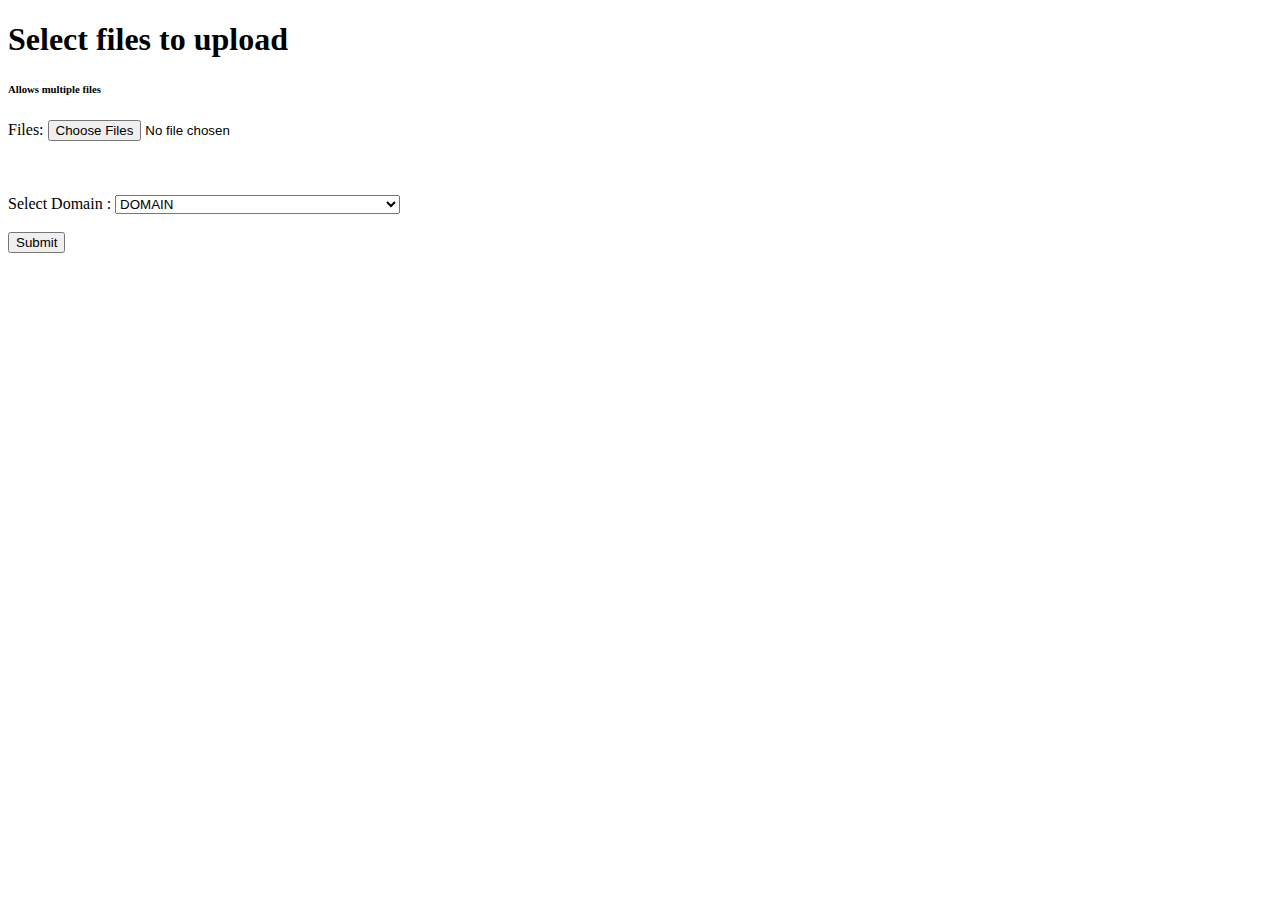
<file: AdminUploadContents.html>
<!DOCTYPE html>
<html>
<body>


  <h1>Select files to upload</h1>

<h6>Allows multiple files</h6>
<form id="myForm" method="post" enctype="multipart/form-data">

      Files: <input type="file" id="files" name="files" multiple required><br/>

      <div id="selectedFiles"></div>

<br><br><br>
  Select Domain : <select required>
      <option value="">DOMAIN</option>
  <option value="ce">Chemical Engineering</option>
  <option value="csit">Computer Science</option>
  <option value="civi">Civil Engineering</option>
  <option value="eee">Electical and Electronics Engineering</option>
    <option value="ece">Electronics and Communication Engineering</option>
    <option value="mech">Mechanical Engineering</option>
</select >
<br><br>
  <input type="submit">
</form>
<script>
	var selDiv = "";

	document.addEventListener("DOMContentLoaded", init, false);

	function init() {
		document.querySelector('#files').addEventListener('change', handleFileSelect, false);
		selDiv = document.querySelector("#selectedFiles");
	}

	function handleFileSelect(e) {

		if(!e.target.files) return;

		selDiv.innerHTML = "";

		var files = e.target.files;
		for(var i=0; i<files.length; i++) {
			var f = files[i];

			selDiv.innerHTML += f.name + "<br/>";

		}

	}
	</script>
</body>
</html>
</file>
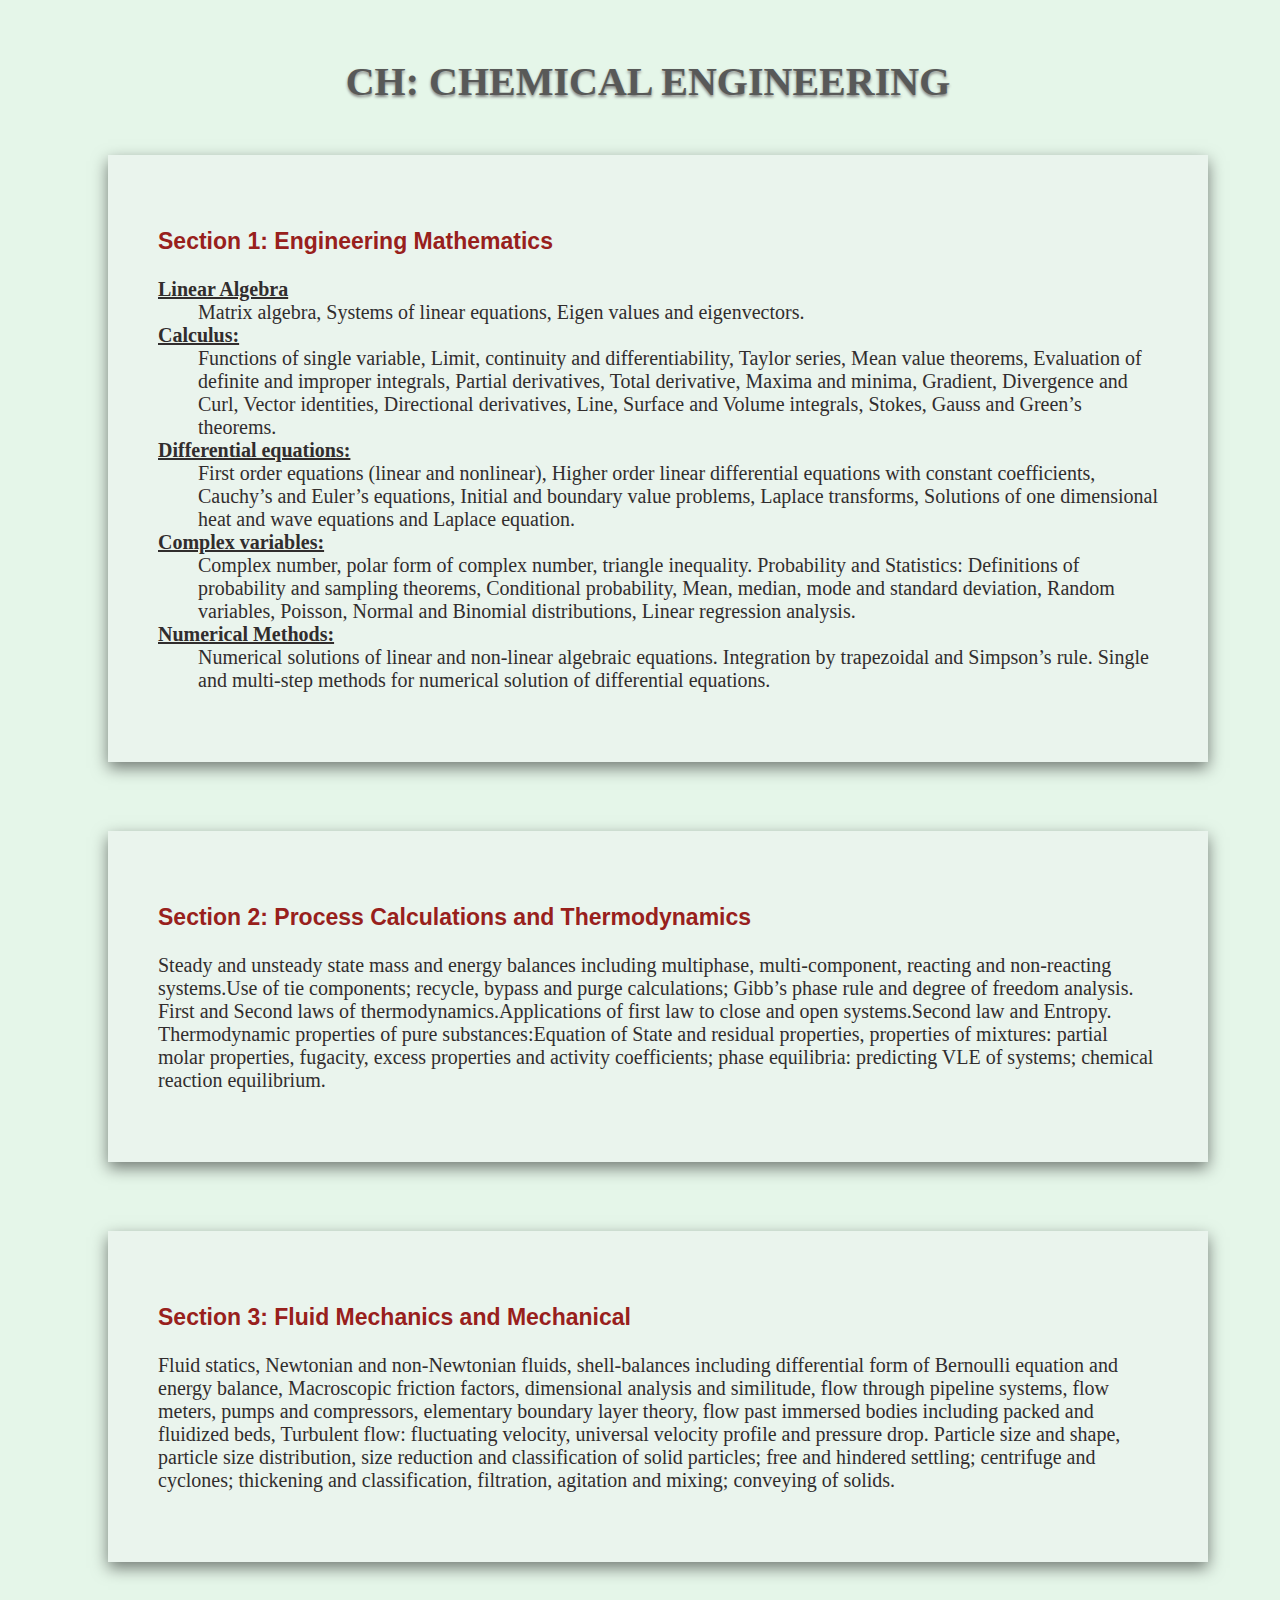
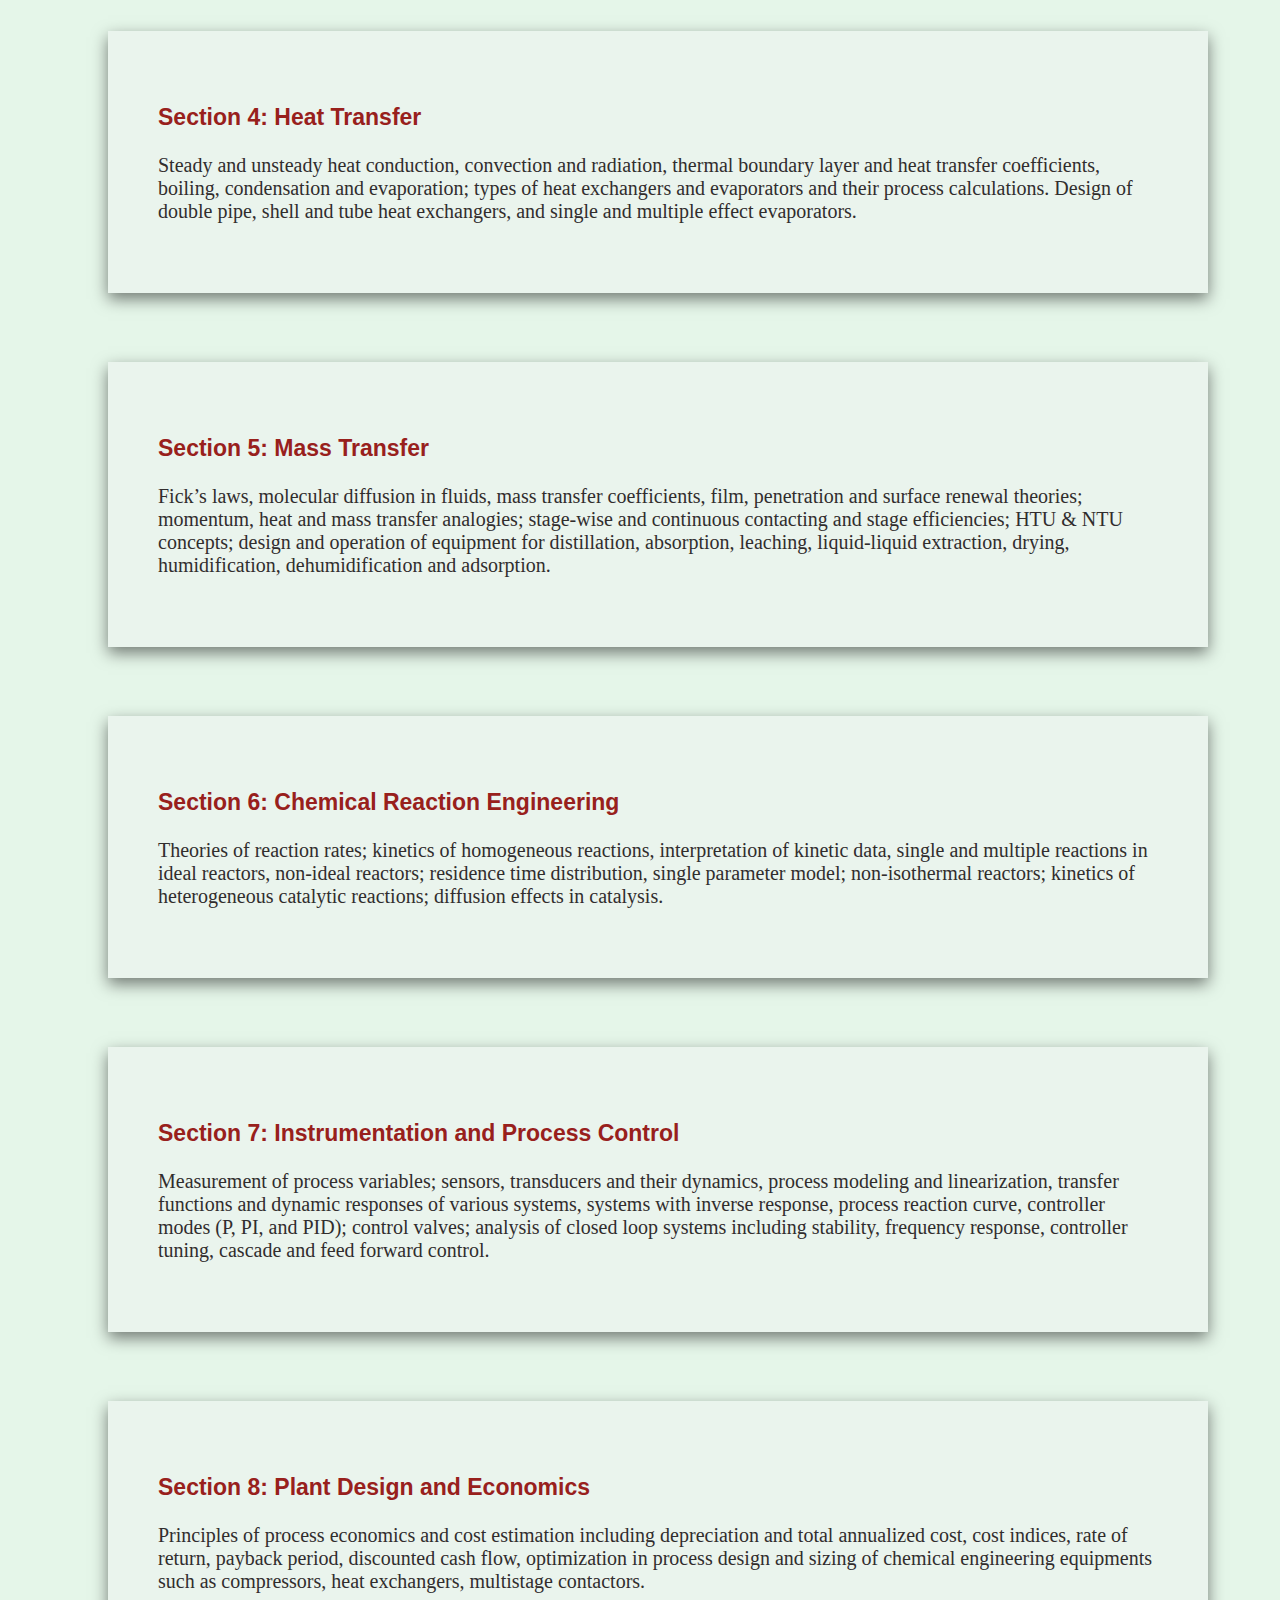
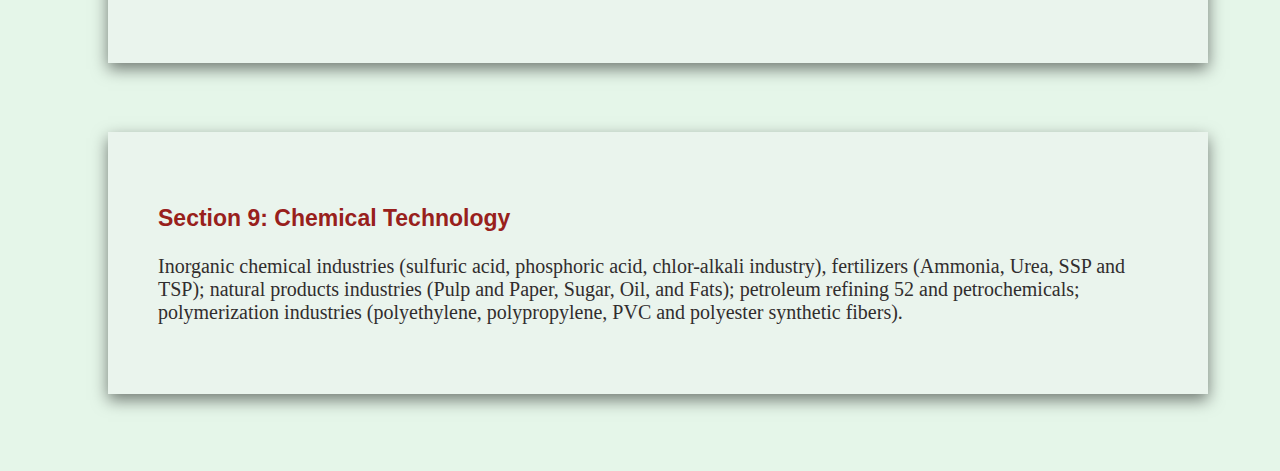
<file: CHEMICAL.html>
<!DOCTYPE html>
<html>
    <head>
    	<title>chemicalengineering</title>
    	<meta charset="UTF-8">
    	<meta name="viewport" content="width=device-width, initial-scale=1.0">
        <link rel="stylesheet" type="text/css"   href="syllabusstyle.css">
        <meta lang="en">
    </head>
    <body>
       <header>
      <br> 	<h1 id="t">CH: CHEMICAL ENGINEERING</h1><br>
       </header>
       <main>
       	  <section>
       	  	<div class="box">
       	  	 <h3 id="sec">Section 1: Engineering Mathematics </h3>
       	  	 <dl>
       	  	 	<dt><u><b>Linear Algebra</b></u></dt>
       	  	 	<dd>  Matrix algebra, Systems of linear equations, Eigen values and eigenvectors.</dd>
                 <dt><u><b>Calculus:</b></u></dt>
                 <dd> Functions of single variable, Limit, continuity and differentiability, Taylor series, Mean value theorems, Evaluation of definite and improper integrals, Partial derivatives, Total derivative, Maxima and minima, Gradient, Divergence and Curl, Vector identities, Directional derivatives, Line, Surface and Volume integrals, Stokes, Gauss and Green’s theorems.</dd>
       	        <dt><u><b>Differential equations:</b></u></dt>
                <dd>First order equations (linear and nonlinear), Higher order linear differential equations with constant coefficients, Cauchy’s and Euler’s equations, Initial and boundary value problems, Laplace transforms, Solutions of one dimensional heat and wave equations and Laplace equation.</dd>
                <dt><u><b>Complex variables:</b></u></dt>
                <dd>Complex number, polar form of complex number, triangle inequality.
Probability and Statistics: Definitions of probability and sampling theorems, Conditional probability, Mean, median, mode and standard deviation, Random variables, Poisson, Normal and Binomial distributions, Linear regression analysis.</dd>
                <dt><u><b>Numerical Methods:</b></u></dt>
                <dd> Numerical solutions of linear and non-linear algebraic equations. Integration by trapezoidal and Simpson’s rule. Single and multi-step methods for numerical solution of differential equations.</dd>
               </div> 
       	  </section><br><br><br>
             
            
          <section> 
          	<div class="box">
             <h3 id="sec"> Section 2: Process Calculations and Thermodynamics</h3>          
              <p>Steady and unsteady state mass and energy balances including multiphase, multi-component, reacting and non-reacting systems.Use of tie components; recycle, bypass and purge calculations; Gibb’s phase rule and degree of freedom analysis.
                 First and Second laws of thermodynamics.Applications of first law to close and open systems.Second law and Entropy. Thermodynamic properties of pure substances:Equation of State and residual properties, properties of mixtures: partial molar properties, fugacity, excess properties and activity coefficients; phase equilibria: predicting VLE of systems; chemical reaction equilibrium.</p> 
          </div>
          </section>
             <br><br><br>

          <section>
          	<div class="box">
          	  <h3 id="sec">  Section 3: Fluid Mechanics and Mechanical </h3>
          	   <p>       Fluid statics, Newtonian and non-Newtonian fluids, shell-balances including differential form of Bernoulli equation and energy balance, Macroscopic friction factors, dimensional analysis and similitude, flow through pipeline systems, flow meters, pumps and compressors, elementary boundary layer theory, flow past immersed bodies including packed and fluidized beds, Turbulent flow: fluctuating velocity, universal velocity profile and pressure drop. Particle size and shape, particle size distribution, size reduction and classification of solid particles; free and hindered settling; centrifuge and cyclones; thickening and classification, filtration, agitation and mixing; conveying of solids.</p>
            </div>
           </section>
              <br><br><br>
           <section>
           	<div class="box">
              <h3 id="sec"> Section 4: Heat Transfer</h3>
              <p> Steady and unsteady heat conduction, convection and radiation, thermal boundary layer and heat transfer coefficients, boiling, condensation and evaporation; types of heat exchangers and evaporators and their process calculations. Design of double pipe, shell and tube heat exchangers, and single and multiple effect evaporators.
               </p>
           </div>
           </section>
          <br><br><br>
          <section>
          	<div class="box">
          	<h3 id="sec">Section 5: Mass Transfer </h3>
             <p> Fick’s laws, molecular diffusion in fluids, mass transfer coefficients, film, penetration and surface renewal theories; momentum, heat and mass transfer analogies; stage-wise and continuous contacting and stage efficiencies; HTU & NTU concepts; design and operation of equipment for distillation, absorption, leaching, liquid-liquid extraction, drying, humidification, dehumidification and adsorption.
            </p>
        </div>
          </section>
           <br><br><br>
          <section>
          	<div class="box">
          	<h3 id="sec"> Section 6: Chemical Reaction Engineering</h3>
          	<p>Theories of reaction rates; kinetics of homogeneous reactions, interpretation of kinetic data, single and multiple reactions in ideal reactors, non-ideal reactors; residence time distribution, single parameter model; non-isothermal reactors; kinetics of heterogeneous catalytic reactions; diffusion effects in catalysis.</p>
           </div>
          </section>
            <br><br><br> 
          <section>
          	<div class="box">
            <h3 id="sec"> Section 7: Instrumentation and Process Control</h3>
            <p>Measurement of process variables; sensors, transducers and their dynamics, process modeling and linearization, transfer functions and dynamic responses of various systems, systems with inverse response, process reaction curve, controller modes (P, PI, and PID); control valves; analysis of closed loop systems including stability, frequency response, controller tuning, cascade and feed forward control.</p>
            </div>
          </section>

           <br><br><br>
          <section>
          	<div class="box">
            <h3 id="sec">Section 8: Plant Design and Economics</h3>  
            <p>Principles of process economics and cost estimation including depreciation and total annualized cost, cost indices, rate of return, payback period, discounted cash flow, optimization in process design and sizing of chemical engineering equipments such as compressors, heat exchangers, multistage contactors.
           </p>
           </div>
          </section>
            <br><br><br>
          <section>
          	<div class="box">
          	<h3 id="sec">Section 9: Chemical Technology</h3>
          	<p>Inorganic chemical industries (sulfuric acid, phosphoric acid, chlor-alkali industry), fertilizers (Ammonia, Urea, SSP and TSP); natural products industries (Pulp and Paper, Sugar, Oil, and Fats); petroleum refining 52 and petrochemicals; polymerization industries (polyethylene, polypropylene, PVC and polyester synthetic fibers).</p>
            </div>      
           </section>
             <br><br><br>
       
        </main>
    </body>


</html>
</file>
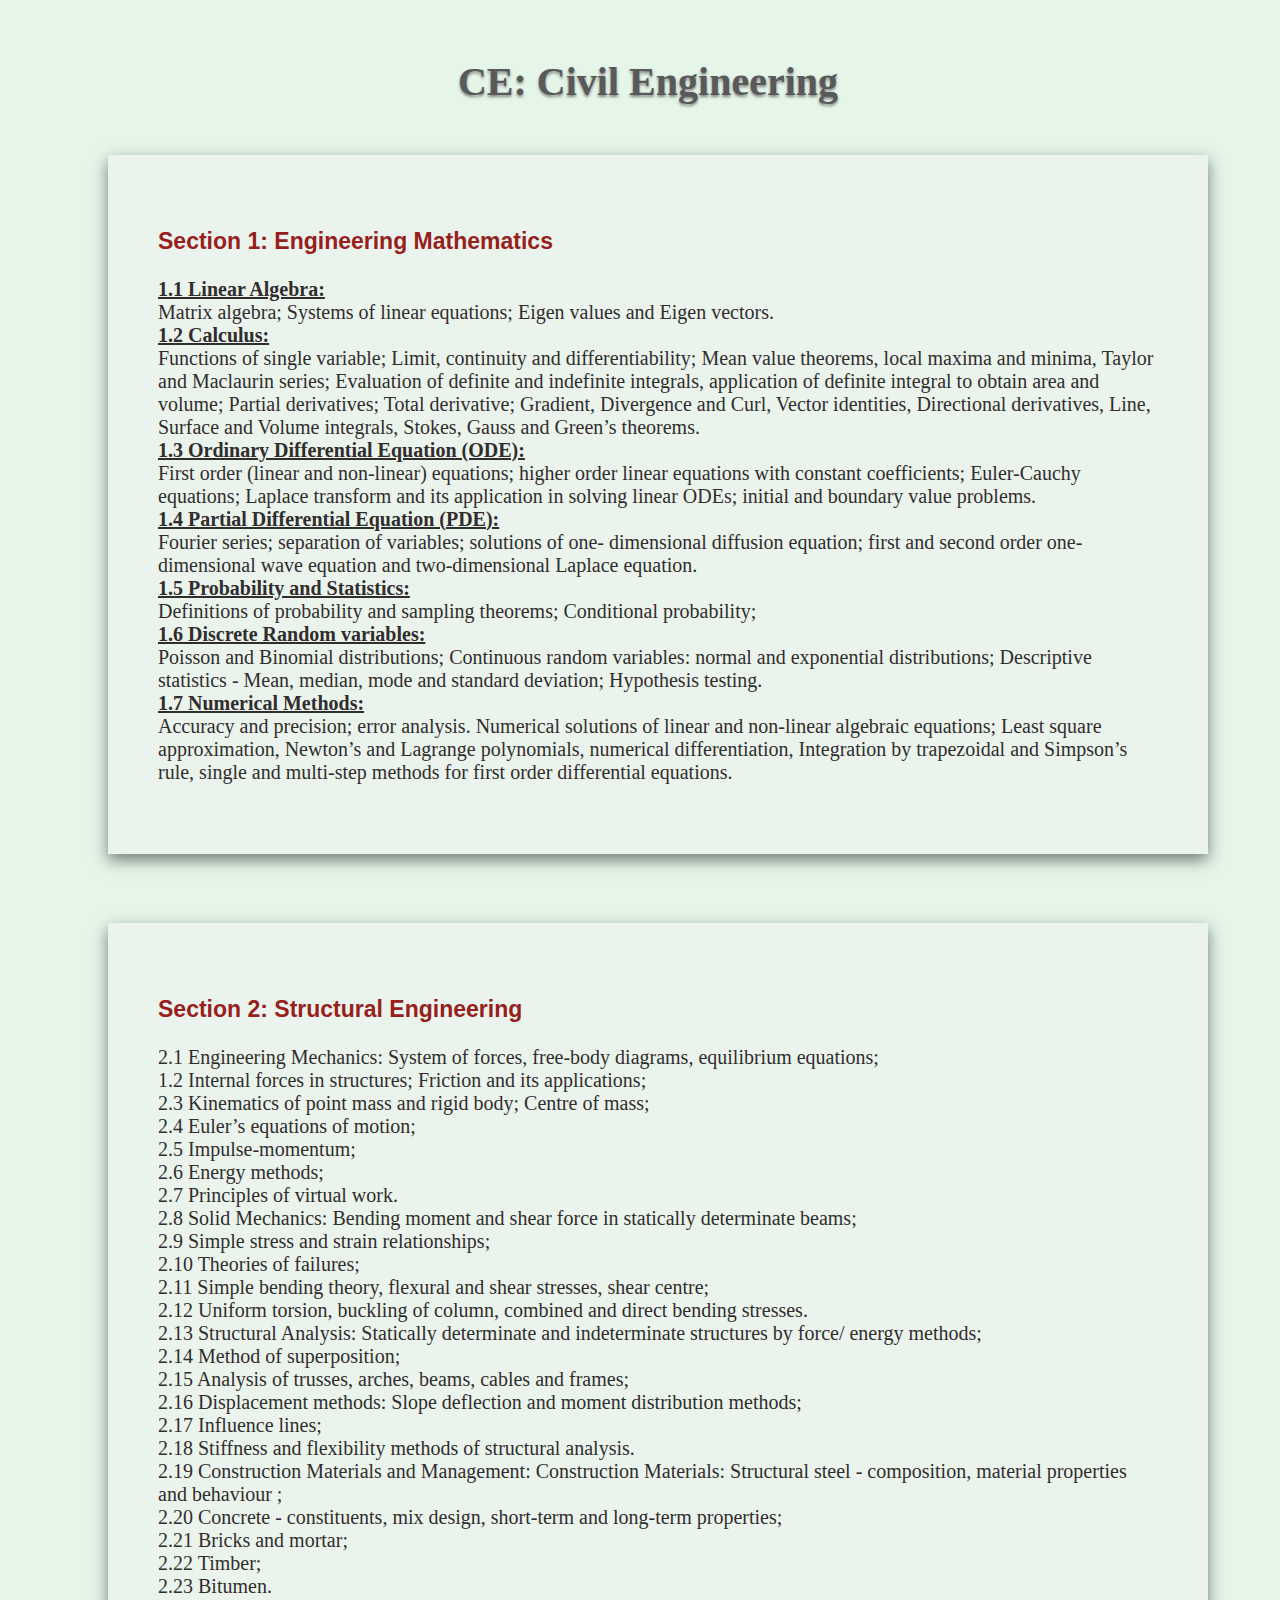
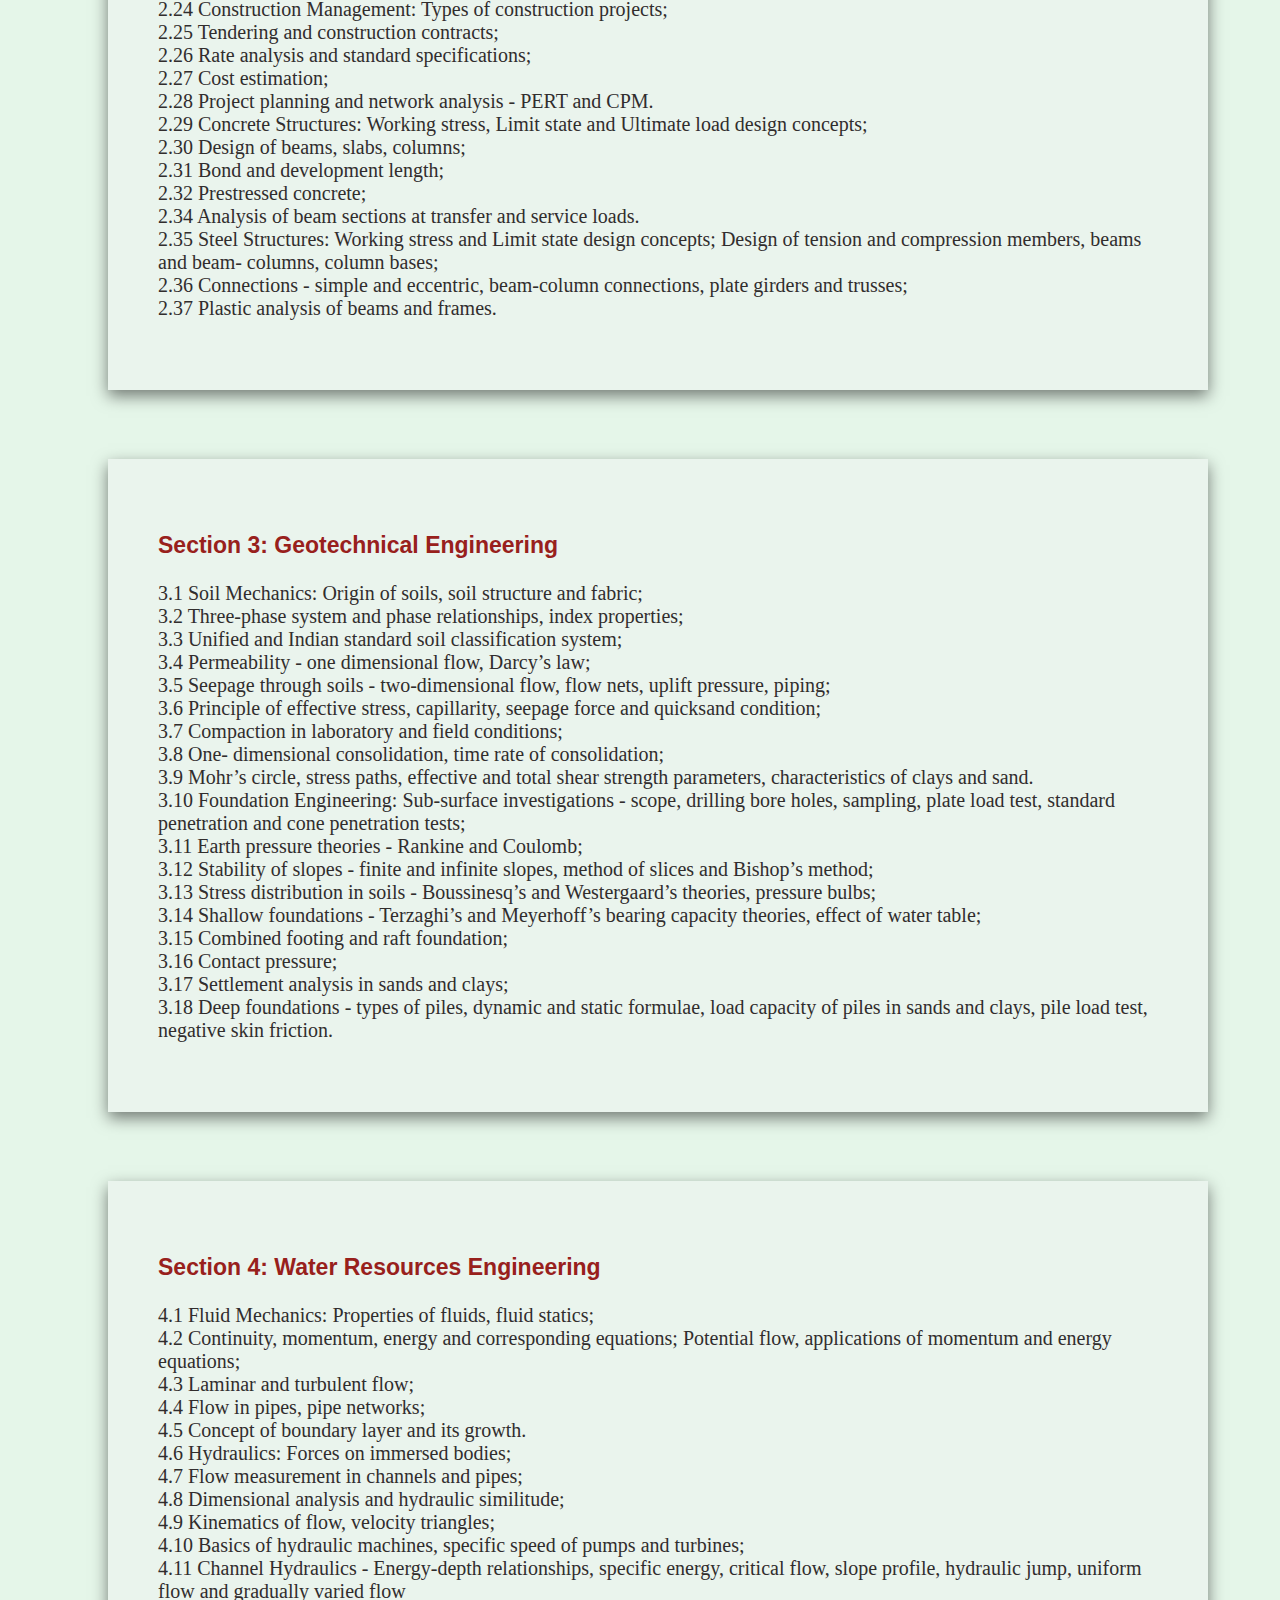
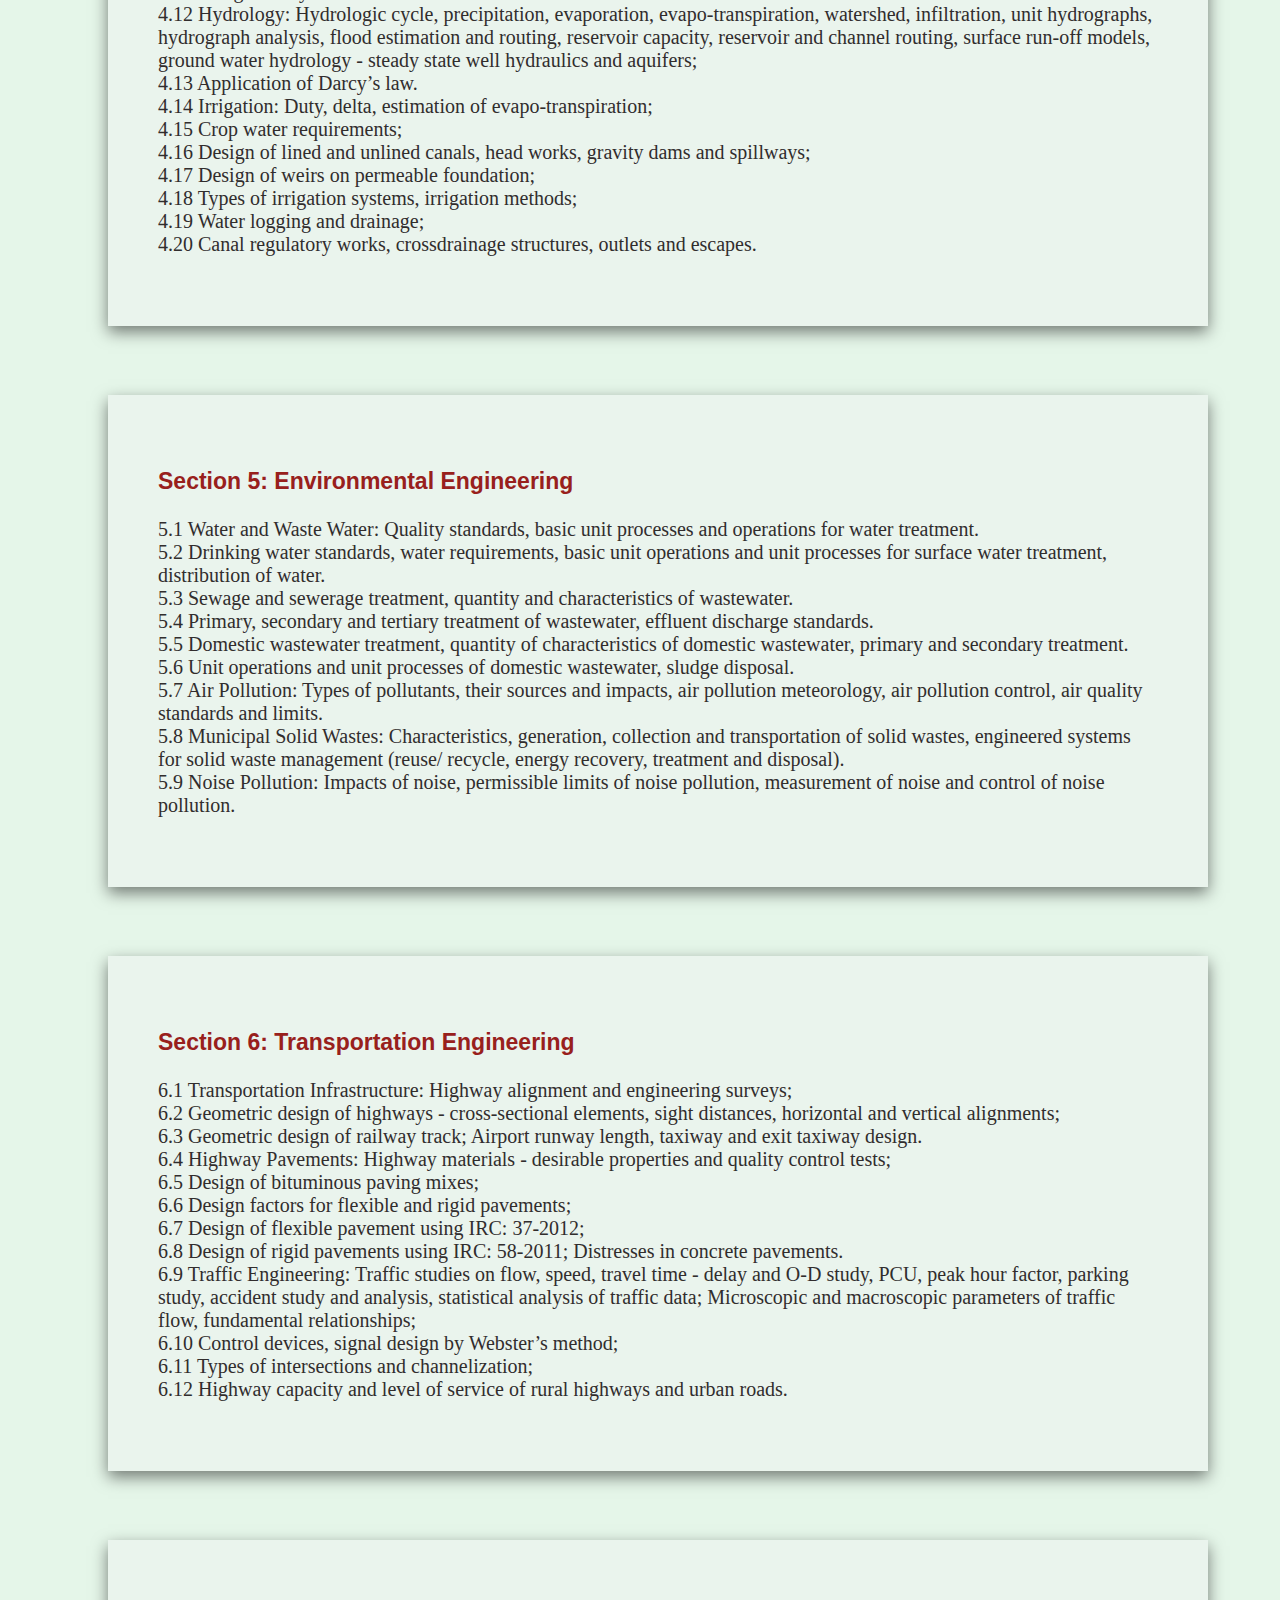
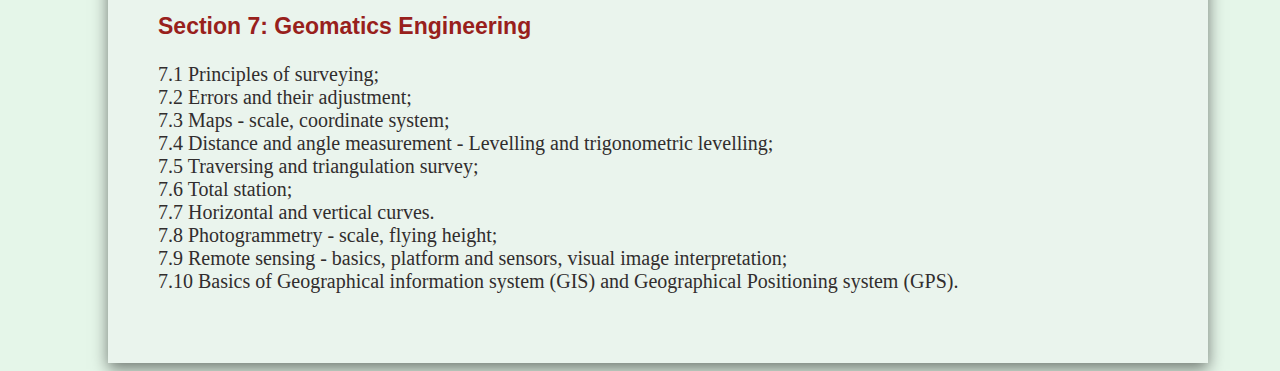
<file: CIVIL.html>
<!DOCTYPE html>
<html>
    <head>
    	<title>Civil Engineering</title>
    	<meta charset="UTF-8">
    	<meta name="viewport" content="width=device-width, initial-scale=1.0">
        <link rel="stylesheet"type="text/css"   href="syllabusstyle.css">
        <meta lang="en">
    </head>
    <body>
       <header>
      <br> 	<h1 id="t"> CE: Civil Engineering </h1><br>
       </header>

     <main>
        <section>
            <div class="box">
             <h3 id="sec"> Section 1: Engineering Mathematics </h3>
               <p>
                  <u><b> 1.1 Linear Algebra:   </b></u> <br>
                    Matrix algebra; Systems of linear equations; Eigen values and Eigen vectors.  <br>
                   <u><b> 1.2 Calculus:  </b></u><br>
                Functions of single variable; Limit, continuity and differentiability; Mean value theorems, local maxima and minima, Taylor and Maclaurin series; Evaluation of definite and indefinite integrals, application of definite integral to obtain area and volume; Partial derivatives; Total derivative; Gradient, Divergence and Curl, Vector identities, Directional derivatives, Line, Surface and Volume integrals, Stokes, Gauss and Green’s theorems.<br>
                  <u><b>  1.3 Ordinary Differential Equation (ODE):  </b></u><br>
                   First order (linear and non-linear) equations; higher order linear equations with constant coefficients; Euler-Cauchy equations; Laplace transform and its application in solving linear ODEs; initial and boundary value problems.<br>
                   <u><b>1.4 Partial Differential Equation (PDE):    </b></u><br>
                 Fourier series; separation of variables; solutions of one- dimensional diffusion equation; first and second order one-dimensional wave equation and two-dimensional Laplace equation. <br>
                <u><b>  1.5 Probability and Statistics: </b></u><br>
                   Definitions of probability and sampling theorems; Conditional probability;<br>
                 <u><b> 1.6 Discrete Random variables:   </b></u><br>
                     Poisson and Binomial distributions; Continuous random variables: normal and exponential distributions; Descriptive statistics - Mean, median, mode and standard deviation; Hypothesis testing.<br>
                   <u><b>  1.7 Numerical Methods: </b></u><br>
                       Accuracy and precision; error analysis. Numerical solutions of linear and non-linear algebraic equations;  Least square approximation, Newton’s and Lagrange polynomials, numerical differentiation, Integration by trapezoidal and Simpson’s rule, single and multi-step methods for first order differential equations. <br>
             </p>
           </div>
        </section>   
          <br><br><br>
         <section>
            <div class="box">
             <h3 id="sec">  Section 2: Structural Engineering   </h3>
               <p> 2.1 Engineering Mechanics: System of forces, free-body diagrams, equilibrium equations;<br>1.2 Internal forces in structures; Friction and its applications;<br>2.3 Kinematics of point mass and rigid body; Centre of mass;<br>2.4 Euler’s equations of motion; <br>2.5 Impulse-momentum; <br>2.6 Energy methods;<br>2.7 Principles of virtual work. <br>2.8 Solid Mechanics: Bending moment and shear force in statically determinate beams; <br>2.9 Simple stress and strain relationships; <br>2.10 Theories of failures; <br>2.11 Simple bending theory, flexural and shear stresses, shear centre; <br>2.12 Uniform torsion, buckling of column, combined and direct bending stresses.<br>2.13 Structural Analysis: Statically determinate and indeterminate structures by force/ energy methods;<br>2.14 Method of superposition;<br>2.15 Analysis of trusses, arches, beams, cables and frames;<br>2.16 Displacement methods: Slope deflection and moment distribution methods; <br>2.17 Influence lines; <br>2.18 Stiffness and flexibility methods of structural analysis.<br>2.19 Construction Materials and Management: Construction Materials: Structural steel - composition, material properties and behaviour ; <br>2.20 Concrete - constituents, mix design, short-term and long-term properties; <br>2.21 Bricks and mortar;<br>2.22 Timber;<br>2.23  Bitumen. <br>2.24 Construction Management: Types of construction projects;<br>2.25 Tendering and construction contracts; <br>2.26 Rate analysis and standard specifications; <br>2.27 Cost estimation; <br>2.28 Project planning and network analysis - PERT and CPM. <br>2.29 Concrete Structures: Working stress, Limit state and Ultimate load design concepts; <br>2.30 Design of beams, slabs, columns; <br>2.31 Bond and development length;<br>2.32 Prestressed concrete; <br>2.34 Analysis of beam sections at transfer and service loads.<br>2.35 Steel Structures: Working stress and Limit state design concepts; Design of tension and compression members, beams and beam- columns, column bases; <br>2.36 Connections - simple and eccentric, beam-column connections, plate girders and trusses; <br>2.37 Plastic analysis of beams and frames. 
</p>
           </div>
        </section>   
     <br><br><br>

         <section>
            <div class="box">
             <h3 id="sec"> Section 3: Geotechnical Engineering  </h3>
             <p>  3.1 Soil Mechanics: Origin of soils, soil structure and fabric;<br> 3.2 Three-phase system and phase relationships, index properties; <br>3.3 Unified and Indian standard soil classification system; <br>3.4 Permeability - one dimensional flow, Darcy’s law;<br>3.5 Seepage through soils - two-dimensional flow, flow nets, uplift pressure, piping; <br>3.6 Principle of effective stress, capillarity, seepage force and quicksand condition; <br>3.7 Compaction in laboratory and field conditions;<br>3.8 One- dimensional consolidation, time rate of consolidation; <br>3.9 Mohr’s circle, stress paths, effective and total shear strength parameters, characteristics of clays and sand. <br>3.10 Foundation Engineering: Sub-surface investigations - scope, drilling bore holes, sampling, plate load test, standard penetration and cone penetration tests; <br>3.11 Earth pressure theories - Rankine and Coulomb; <br>3.12 Stability of slopes - finite and infinite slopes, method of slices and Bishop’s method;<br>3.13 Stress distribution in soils - Boussinesq’s and Westergaard’s theories, pressure bulbs; <br>3.14 Shallow foundations - Terzaghi’s and Meyerhoff’s bearing capacity theories, effect of water table;<br>3.15 Combined footing and raft foundation; <br>3.16 Contact pressure; <br>3.17 Settlement analysis in sands and clays;<br>3.18 Deep foundations - types of piles, dynamic and static formulae, load capacity of piles in sands and clays, pile load test, negative skin friction.

</p>
           </div>
        </section>   
    <br><br><br>

        <section>
            <div class="box">
             <h3 id="sec"> 
 Section 4: Water Resources Engineering   </h3>
               <p>4.1 Fluid Mechanics: Properties of fluids, fluid statics; <br>4.2 Continuity, momentum, energy and corresponding equations; Potential flow, applications of momentum and energy equations;<br>4.3 Laminar and turbulent flow;<br>4.4 Flow in pipes, pipe networks;<br>4.5 Concept of boundary layer and its growth.<br>4.6 Hydraulics: Forces on immersed bodies; <br>4.7 Flow measurement in channels and pipes; <br>4.8 Dimensional analysis and hydraulic similitude;<br>4.9 Kinematics of flow, velocity triangles; <br>4.10 Basics of hydraulic machines, specific speed of pumps and turbines;<br>4.11 Channel Hydraulics - Energy-depth relationships, specific energy, critical flow, slope profile, hydraulic jump, uniform flow and gradually varied flow <br>4.12 Hydrology: Hydrologic cycle, precipitation, evaporation, evapo-transpiration, watershed, infiltration, unit hydrographs, hydrograph analysis, flood estimation and routing, reservoir capacity, reservoir and channel routing, surface run-off models, ground water hydrology - steady state well hydraulics and aquifers;<br>4.13 Application of Darcy’s law.<br>4.14 Irrigation: Duty, delta, estimation of evapo-transpiration; <br>4.15 Crop water requirements; <br>4.16 Design of lined and unlined canals, head works, gravity dams and spillways;<br>4.17 Design of weirs on permeable foundation; <br>4.18 Types of irrigation systems, irrigation methods; <br>4.19 Water logging and drainage; <br>4.20 Canal regulatory works, crossdrainage structures, outlets and escapes. 
  </p>
           </div>
        </section>   
    <br><br><br>

        <section>
            <div class="box">
             <h3 id="sec">  Section 5: Environmental Engineering  </h3>
               <p>     5.1 Water and Waste Water: Quality standards, basic unit processes and operations for water treatment.<br>5.2  Drinking water standards, water requirements, basic unit operations and unit processes for surface water treatment, distribution of water.<br>5.3 Sewage and sewerage treatment, quantity and characteristics of wastewater.<br>5.4 Primary, secondary and tertiary treatment of wastewater, effluent discharge standards.<br>5.5 Domestic wastewater treatment, quantity of characteristics of domestic wastewater, primary and secondary treatment. <br>5.6 Unit operations and unit processes of domestic wastewater, sludge disposal. <br>5.7 Air Pollution: Types of pollutants, their sources and impacts, air pollution meteorology, air pollution control, air quality standards and limits.<br>5.8 Municipal Solid Wastes: Characteristics, generation, collection and transportation of solid wastes, engineered systems for solid waste management (reuse/ recycle, energy recovery, treatment and disposal).<br>5.9 Noise Pollution: Impacts of noise, permissible limits of noise pollution, measurement of noise and control of noise pollution.
 </p>  
           </div>
        </section>   
    <br><br><br>

        <section>
            <div class="box">
             <h3 id="sec">  Section 6: Transportation Engineering </h3>
                  <p>  6.1 Transportation Infrastructure: Highway alignment and engineering surveys;<br>6.2 Geometric design of highways - cross-sectional elements, sight distances, horizontal and vertical alignments; <br>6.3 Geometric design of railway track; Airport runway length, taxiway and exit taxiway design. <br>6.4 Highway Pavements: Highway materials - desirable properties and quality control tests;<br>6.5 Design of bituminous paving mixes; <br>6.6 Design factors for flexible and rigid pavements; <br>6.7 Design of flexible pavement using IRC: 37-2012;<br>6.8 Design of rigid pavements using IRC: 58-2011; Distresses in concrete pavements. <br>6.9 Traffic Engineering: Traffic studies on flow, speed, travel time - delay and O-D study, PCU, peak hour factor, parking study, accident study and analysis, statistical analysis of traffic data; Microscopic and macroscopic parameters of traffic flow, fundamental relationships;<br>6.10 Control devices, signal design by Webster’s method; <br>6.11 Types of intersections and channelization;<br>6.12 Highway capacity and level of service of rural highways and urban roads.</p>
            </div>
        </section>   
       <br><br><br>
    
         <section>
            <div class="box">
             <h3 id="sec">  Section 7: Geomatics Engineering  </h3>
               <p>7.1 Principles of surveying; <br>7.2 Errors and their adjustment;<br>7.3 Maps - scale, coordinate system;<br>7.4 Distance and angle measurement - Levelling and trigonometric levelling; <br>7.5 Traversing and triangulation survey; <br>7.6 Total station; <br>7.7 Horizontal and vertical curves.<br>7.8 Photogrammetry - scale, flying height; <br>7.9 Remote sensing - basics, platform and sensors, visual image interpretation; <br>7.10 Basics of Geographical information system (GIS) and Geographical Positioning system (GPS). </p>
           </div>
        </section>   
    
     </main>  
    
   </body>
</html>
</file>
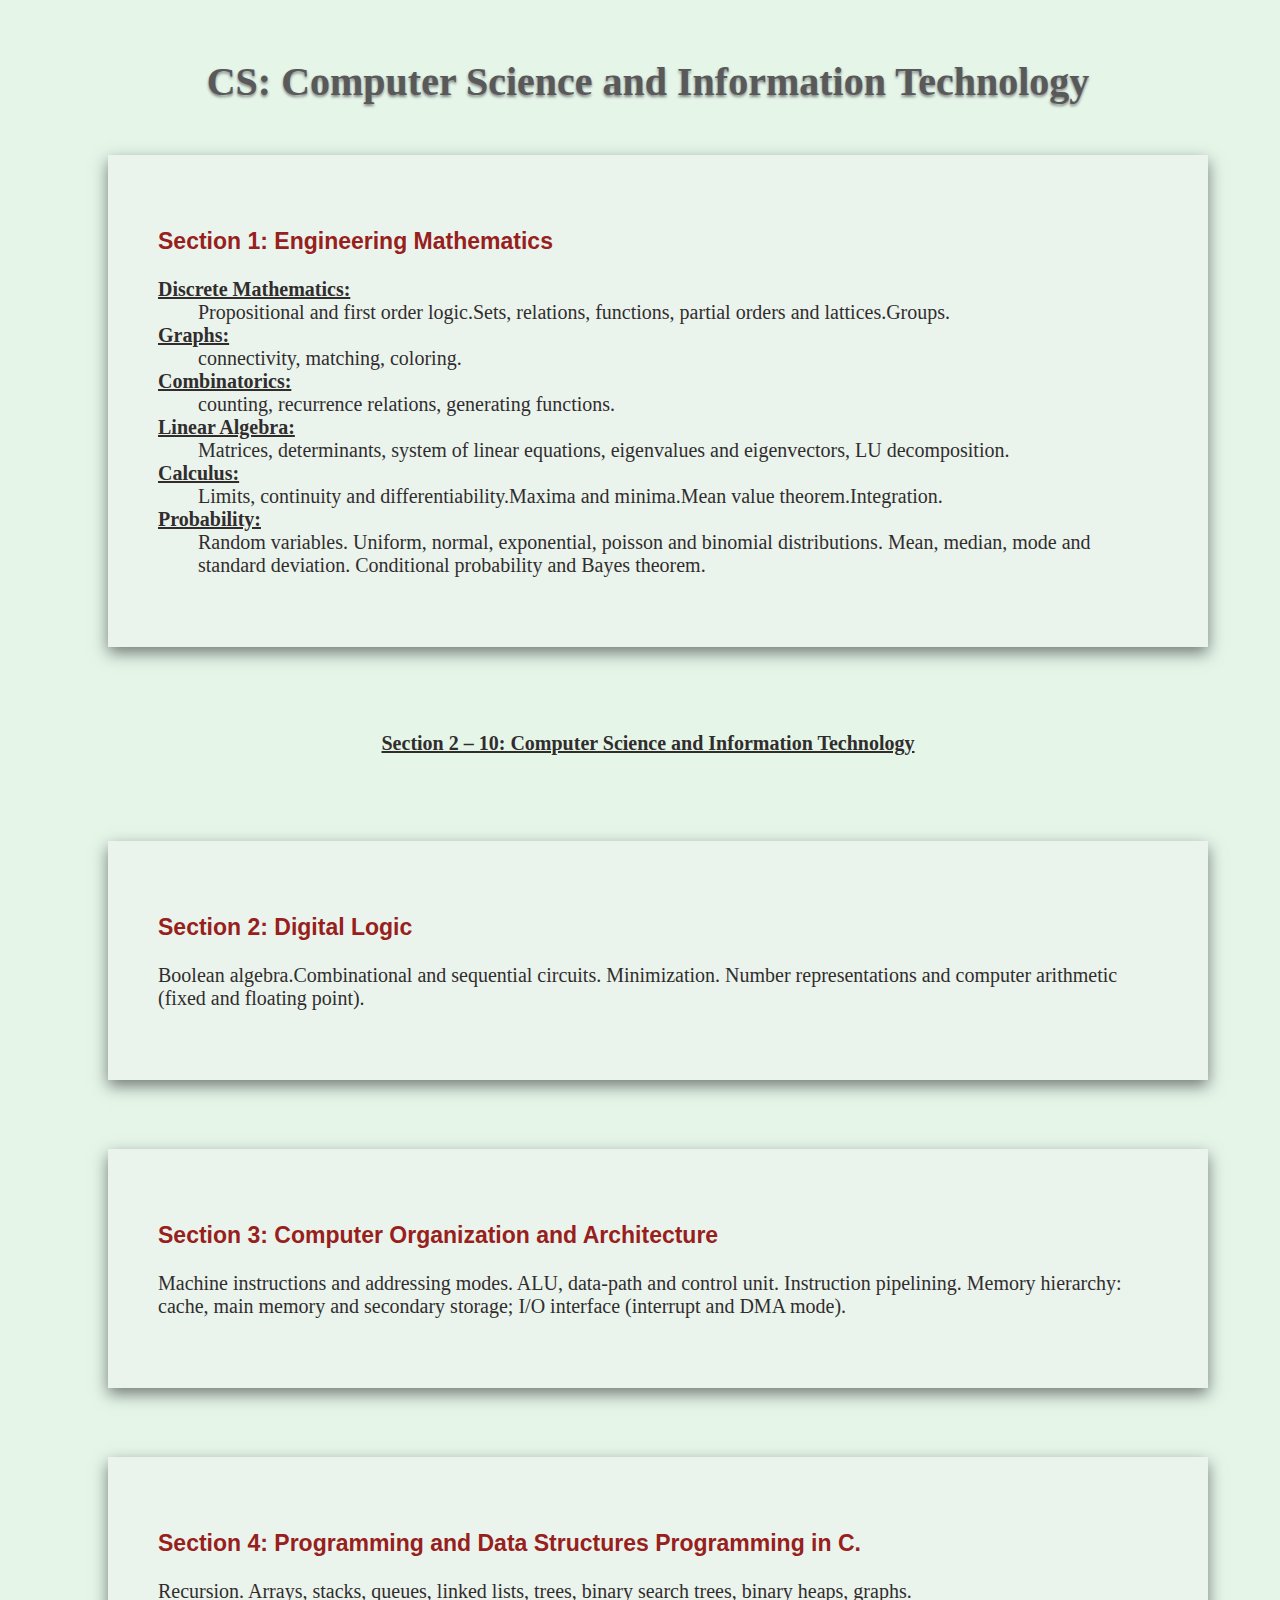
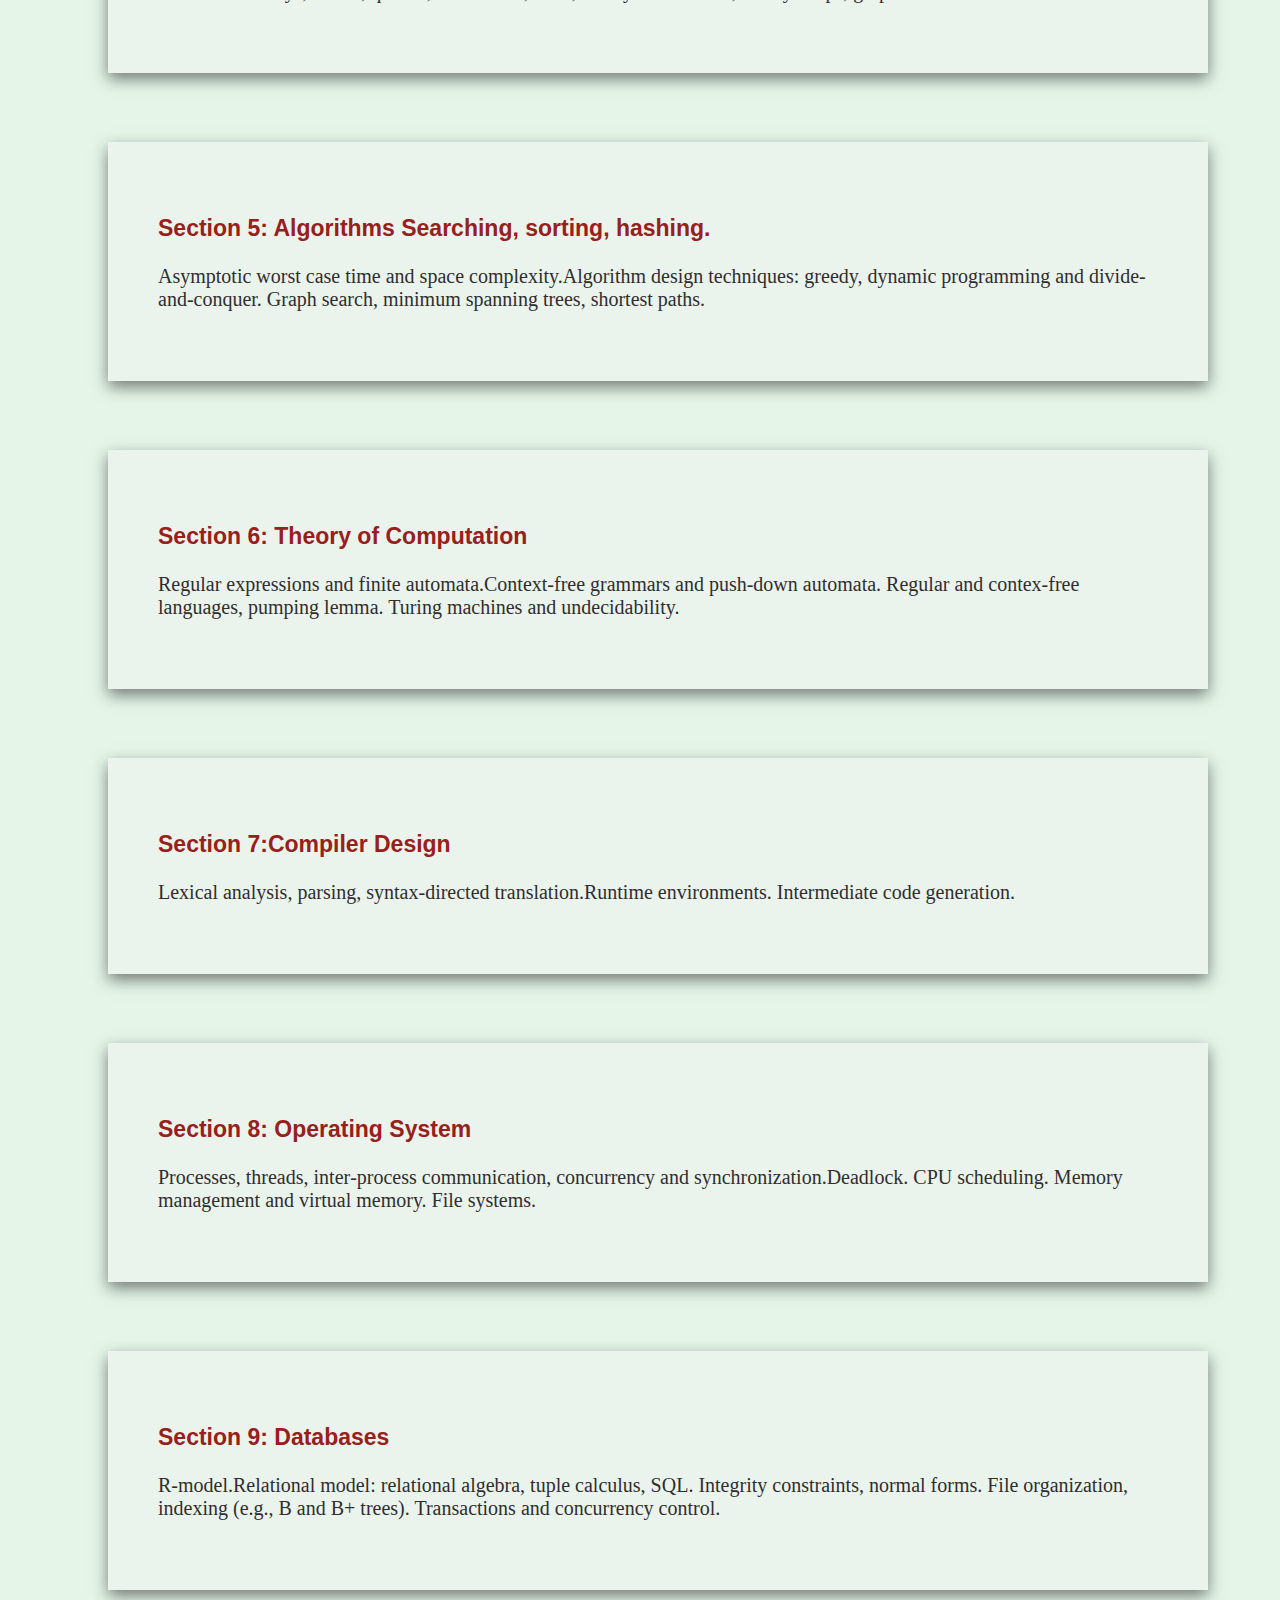
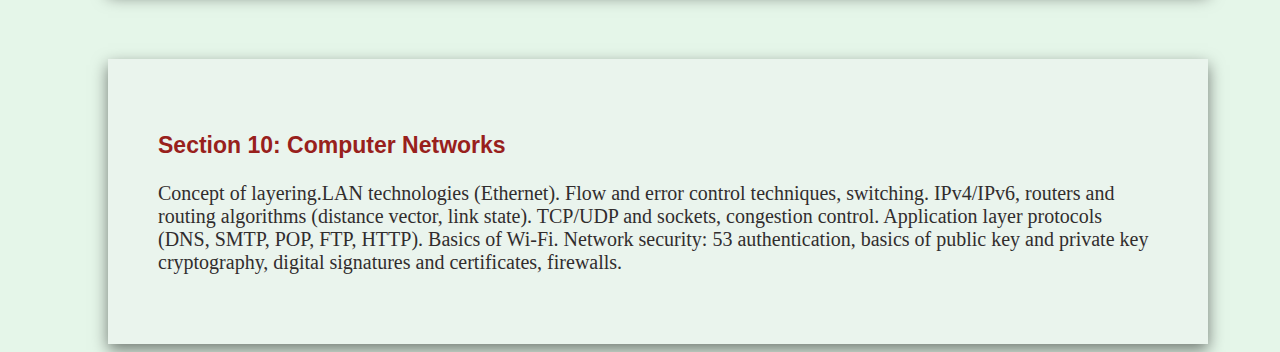
<file: CS.html>
<!DOCTYPE html>
<html>
    <head>
    	<title>Computer Science and Information Technology</title>
    	<meta charset="UTF-8">
    	<meta name="viewport" content="width=device-width, initial-scale=1.0">
        <link rel="stylesheet"type="text/css"   href="syllabusstyle.css">
        <meta lang="en">
    </head>
    <body>
       <header>
      <br> 	<h1 id="t">CS: Computer Science and Information Technology</h1><br>
       </header>
    <main>
          <section>
            <div class="box">
             <h3 id="sec">Section 1: Engineering Mathematics  </h3>
             <dl>
               <dt><b><u>Discrete Mathematics:</u></b></dt> 
               <dd>Propositional and first order logic.Sets, relations, functions, partial orders and lattices.Groups.</dd>
                 <dt><b><u>  Graphs: </u></b></dt>
                 <dd>   connectivity, matching, coloring. </dd>
                 <dt><b><u>  Combinatorics:</u></b></dt>
                 <dd> counting, recurrence relations, generating functions.</dd>
                    <dt><b><u>     Linear Algebra:  </u></b></dt>
                    <dd>Matrices, determinants, system of linear equations, eigenvalues and eigenvectors, LU decomposition.</dd>
                     <dt><b><u>  Calculus:     </u></b></dt>
                     <dd>Limits, continuity and differentiability.Maxima and minima.Mean value theorem.Integration.</dd>
                      <dt><b><u>     Probability:    </u></b></dt>
                      <dd>  Random variables. Uniform, normal, exponential, poisson and binomial distributions. Mean, median, mode and standard deviation. Conditional probability and Bayes theorem.</dd>
                 </dl>     
             </div>
           </section>
           <br><br><br>
         <section style="text-align: center;">
         <h2 ><b><u> Section 2 – 10: Computer Science and Information Technology</u></b><h2>
            
            </section> 
            <br><br><br>
          
            <section>
                <div class="box">
                  <h3 id="sec">Section 2: Digital Logic</h3>
                    <p>  Boolean algebra.Combinational and sequential circuits. Minimization. Number representations and computer arithmetic (fixed and floating point). </p>
                </div>
            </section> 
           <br><br><br>
           <section>
             <div class="box">
               <h3 id="sec">Section 3: Computer Organization and Architecture </h3> 
               <p> Machine instructions and addressing modes. ALU, data‐path and control unit. Instruction pipelining. Memory hierarchy: cache, main memory and secondary storage; I/O interface (interrupt and DMA mode).</p>

             </div>
           </section>
             <br><br><br>
             <section>
               <div class="box">
                   <h3 id="sec"> Section 4: Programming and Data Structures Programming in C.</h3>
                   <p>Recursion. Arrays, stacks, queues, linked lists, trees, binary search trees, binary heaps, graphs.</p>
               </div>
             </section>
               <br><br><br>
               <section>
               <div class="box">
                   <h3 id="sec">  Section 5: Algorithms Searching, sorting, hashing.</h3>
                   <p> Asymptotic worst case time and space complexity.Algorithm design techniques: greedy, dynamic programming and divide‐and‐conquer. Graph search, minimum spanning trees, shortest paths.</p>
               </div>
             </section>
              <br><br><br>
             <section>
               <div class="box">
                   <h3 id="sec"> Section 6: Theory of Computation </h3>
                   <p> Regular expressions and finite automata.Context-free grammars and push-down automata. Regular and contex-free languages, pumping lemma. Turing machines and undecidability.</p> 
               </div>
             </section>
               <br><br><br>
               <section>
                 <div class="box">
                    <h3 id="sec"> Section 7:Compiler Design </h3>
                    <p>  Lexical analysis, parsing, syntax-directed translation.Runtime environments. Intermediate code generation.</p>
                 </div>
               </section>
               <br><br><br>
               <section>
                 <div class="box">
                    <h3 id="sec">  Section 8: Operating System</h3>
                     <p> Processes, threads, inter‐process communication, concurrency and synchronization.Deadlock. CPU scheduling. Memory management and virtual memory. File systems. </p>
                  </div>
                </section>
                 <br><br><br>
               <section>
                 <div class="box">
                    <h3 id="sec">Section 9: Databases</h3>
                    <p>R‐model.Relational model: relational algebra, tuple calculus, SQL. Integrity constraints, normal forms. File organization, indexing (e.g., B and B+ trees). Transactions and concurrency control.</p>
                  </div>
                </section>
                 <br><br><br>
               <section>
                 <div class="box">
                    <h3 id="sec">Section 10: Computer Networks </h3>
                    <p>Concept of layering.LAN technologies (Ethernet). Flow and error control techniques, switching. IPv4/IPv6, routers and routing algorithms (distance vector, link state). TCP/UDP and sockets, congestion control. Application layer protocols (DNS, SMTP, POP, FTP, HTTP). Basics of Wi-Fi. Network security: 53 authentication, basics of public key and private key cryptography, digital signatures and certificates, firewalls.</p>
                    </div>
                  </section>
                </main>
                </body>
             </html>
</file>
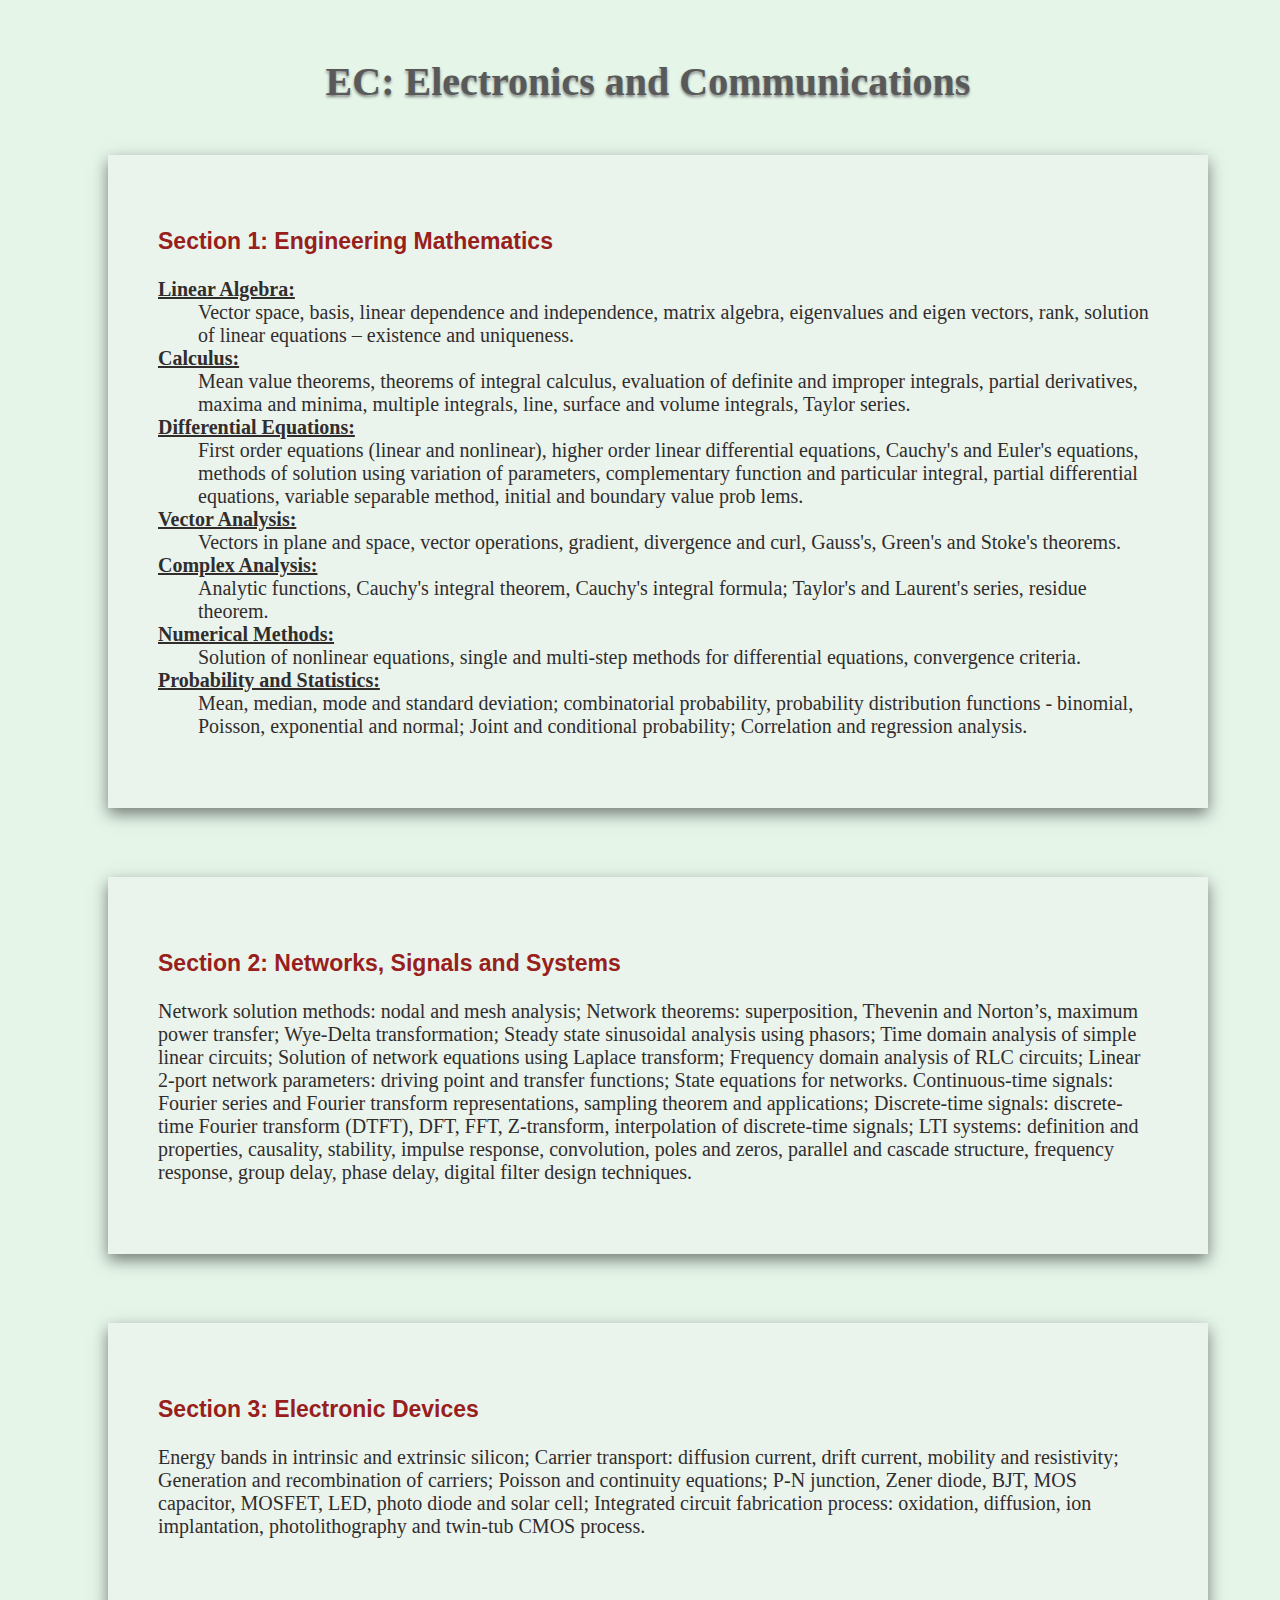
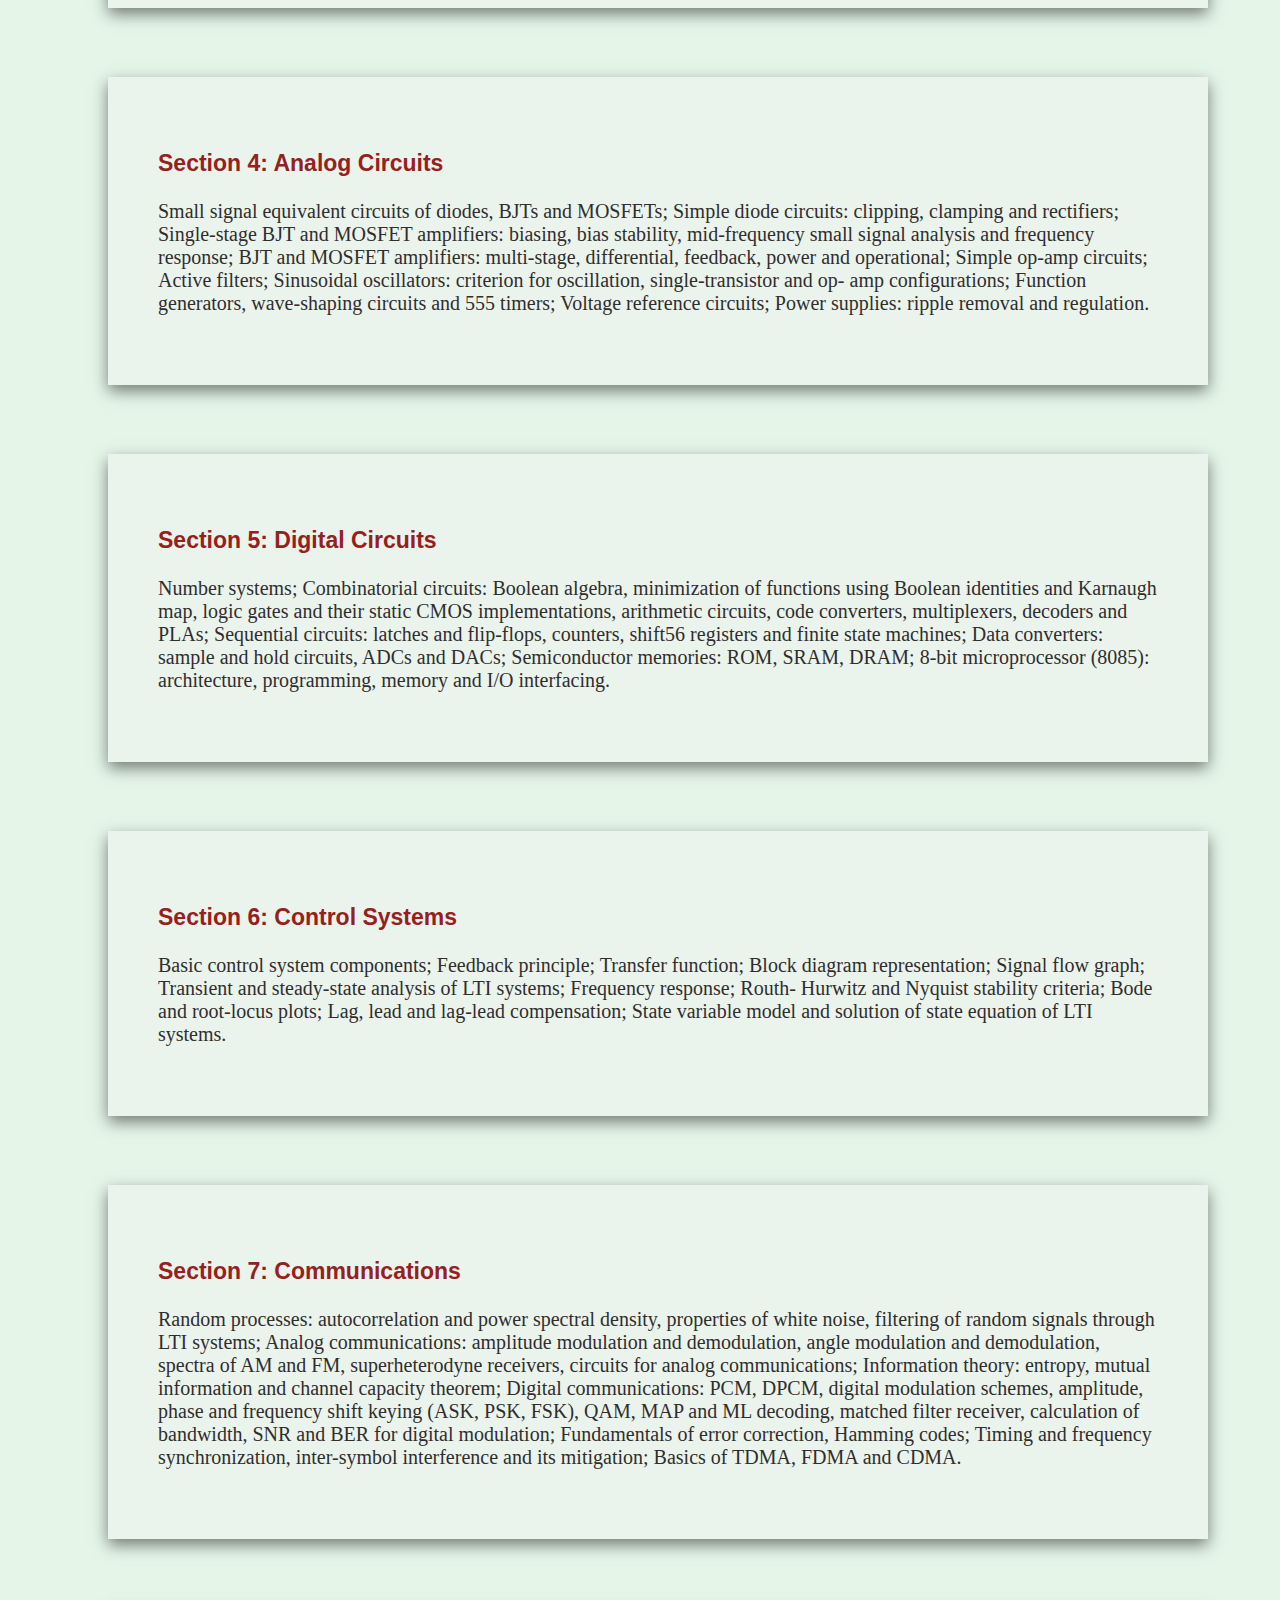
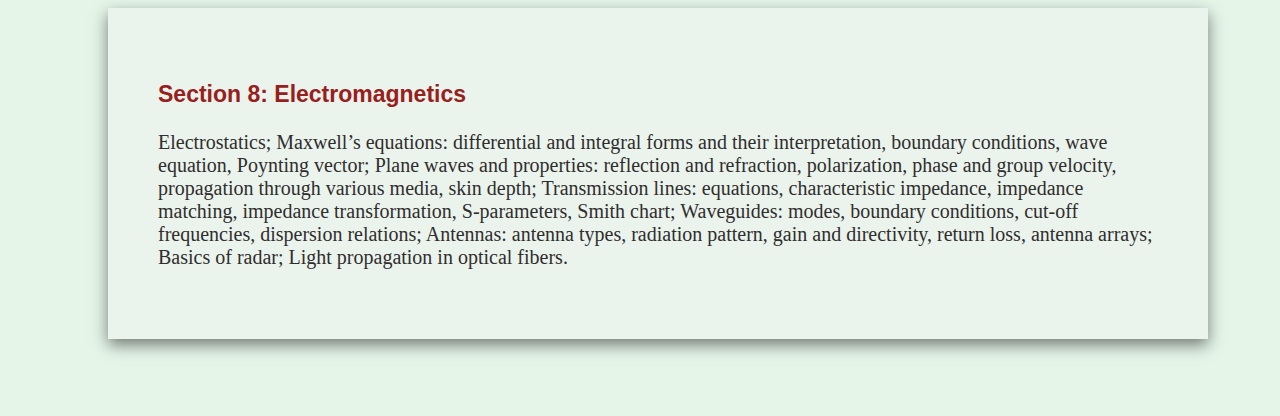
<file: ECE.html>
<!DOCTYPE html>
<html>
    <head>
    	<title>   Electronics and Communications Engineering</title>
    	<meta charset="UTF-8">
    	<meta name="viewport" content="width=device-width, initial-scale=1.0">
        <link rel="stylesheet"type="text/css"   href="syllabusstyle.css">
        <meta lang="en">
    </head>
    <body>
       <header>
      <br> <h1 id="t"> EC: Electronics and Communications </h1><br>
       </header>

     <main>
        <section>
            <div class="box">
             <h3 id="sec">  Section 1: Engineering Mathematics </h3>
               <dl
                  <dt><u><b> Linear Algebra:  </b></u></dt>
                  <dd>    Vector space, basis, linear dependence and independence, matrix algebra, eigenvalues and eigen vectors, rank, solution of linear equations – existence and uniqueness. </dd>
                 <dt><u><b>  Calculus: </b></u></dt>
                  <dd>   Mean value theorems, theorems of integral calculus, evaluation of definite and improper integrals, partial derivatives, maxima and minima, multiple integrals, line, surface and volume integrals, Taylor series. </dd>
                  <dt><u><b> Differential Equations:   </b></u></dt>
                  <dd>    First order equations (linear and nonlinear), higher order linear differential equations, Cauchy's and Euler's equations, methods of solution using variation of parameters, complementary function and particular integral, partial differential equations, variable separable method, initial and boundary value prob lems. </dd>
                  <dt><u><b>  Vector Analysis: </b></u></dt>
                  <dd>  Vectors in plane and space, vector operations, gradient, divergence and curl, Gauss's, Green's and Stoke's theorems.   </dd>
                 <dt><u><b>  Complex Analysis:  </b></u></dt>
                  <dd> Analytic functions, Cauchy's integral theorem, Cauchy's integral formula; Taylor's and Laurent's series, residue theorem. </dd>
                   <dt><u><b>   Numerical Methods:</b></u></dt>
                  <dd>   Solution of nonlinear equations, single and multi-step methods for differential equations, convergence criteria.  </dd>
                   <dt><u><b>  Probability and Statistics:   </b></u></dt>
                  <dd>    Mean, median, mode and standard deviation; combinatorial probability, probability distribution functions - binomial, Poisson, exponential and normal; Joint and conditional probability; Correlation and regression analysis. </dd>
                </dl>
           </div>
        </section>   
        <br><br><br>
         <section>
            <div class="box">
             <h3 id="sec">  Section 2: Networks, Signals and Systems  </h3>
               <p>  Network solution methods: nodal and mesh analysis; Network theorems: superposition, Thevenin and Norton’s, maximum power transfer; Wye‐Delta transformation; Steady state sinusoidal analysis using phasors; Time domain analysis of simple linear circuits; Solution of network equations using Laplace transform; Frequency domain analysis of RLC circuits; Linear 2‐port network parameters: driving point and transfer functions; State equations for networks. Continuous-time signals: Fourier series and Fourier transform representations, sampling theorem and applications; Discrete-time signals: discrete-time Fourier transform (DTFT), DFT, FFT, Z-transform, interpolation of discrete-time signals; LTI systems: definition and properties, causality, stability, impulse response, convolution, poles and zeros, parallel and cascade structure, frequency response, group delay, phase delay, digital filter design techniques. </p>
           </div>
        </section>   
         <br><br><br>
         <section>
            <div class="box">
             <h3 id="sec"> Section 3: Electronic Devices</h3>
             <p> Energy bands in intrinsic and extrinsic silicon; Carrier transport: diffusion current, drift current, mobility and resistivity; Generation and recombination of carriers; Poisson and continuity equations; P-N junction, Zener diode, BJT, MOS capacitor, MOSFET, LED, photo diode and solar cell; Integrated circuit fabrication process: oxidation, diffusion, ion implantation, photolithography and twin-tub CMOS process.
 </p>
           </div>
        </section>   
        <br><br><br>
        <section>
            <div class="box">
             <h3 id="sec">   Section 4: Analog Circuits  </h3>
               <p>  Small signal equivalent circuits of diodes, BJTs and MOSFETs; Simple diode circuits: clipping, clamping and rectifiers; Single-stage BJT and MOSFET amplifiers: biasing, bias stability, mid-frequency small signal analysis and frequency response; BJT and MOSFET amplifiers: multi-stage, differential, feedback, power and operational; Simple op-amp circuits; Active filters; Sinusoidal oscillators: criterion for oscillation, single-transistor and op- amp configurations; Function generators, wave-shaping circuits and 555 timers; Voltage reference circuits; Power supplies: ripple removal and regulation. 
 </p>
           </div>
        </section>   
        <br><br><br>
        <section>
            <div class="box">
             <h3 id="sec">  Section 5: Digital Circuits </h3>
               <p> Number systems; Combinatorial circuits: Boolean algebra, minimization of functions using Boolean identities and Karnaugh map, logic gates and their static CMOS implementations, arithmetic circuits, code converters, multiplexers, decoders and PLAs; Sequential circuits: latches and flip‐flops, counters, shift56 registers and finite state machines; Data converters: sample and hold circuits, ADCs and DACs; Semiconductor memories: ROM, SRAM, DRAM; 8-bit microprocessor (8085): architecture, programming, memory and I/O interfacing. 
 </p>  
           </div>
        </section>   
        <br><br><br>
        <section>
            <div class="box">
             <h3 id="sec"> Section 6: Control Systems  </h3>
                  <p> Basic control system components; Feedback principle; Transfer function; Block diagram representation; Signal flow graph; Transient and steady-state analysis of LTI systems; Frequency response; Routh- Hurwitz and Nyquist stability criteria; Bode and root-locus plots; Lag, lead and lag-lead compensation; State variable model and solution of state equation of LTI systems.
 </p>
            </div>
        </section>   
        <br><br><br>
         <section>
            <div class="box">
             <h3 id="sec"> Section 7: Communications  </h3>
               <p>   Random processes: autocorrelation and power spectral density, properties of white noise, filtering of random signals through LTI systems; Analog communications: amplitude modulation and demodulation, angle modulation and demodulation, spectra of AM and FM, superheterodyne receivers, circuits for analog communications; Information theory: entropy, mutual information and channel capacity theorem; Digital communications: PCM, DPCM, digital modulation schemes, amplitude, phase and frequency shift keying (ASK, PSK, FSK), QAM, MAP and ML decoding, matched filter receiver, calculation of bandwidth, SNR and BER for digital modulation; Fundamentals of error correction, Hamming codes; Timing and frequency synchronization, inter-symbol interference and its mitigation; Basics of TDMA, FDMA and CDMA.</p>
           </div>
        </section>   
           <br><br><br>
         <section>
            <div class="box">
             <h3 id="sec"> Section 8: Electromagnetics </h3>
               <p>  Electrostatics; Maxwell’s equations: differential and integral forms and their interpretation, boundary conditions, wave equation, Poynting vector; Plane waves and properties: reflection and refraction, polarization, phase and group velocity, propagation through various media, skin depth; Transmission lines: equations, characteristic impedance,  impedance matching, impedance transformation, S-parameters, Smith chart; Waveguides: modes, boundary conditions, cut-off frequencies, dispersion relations; Antennas: antenna types, radiation pattern, gain and directivity, return loss, antenna arrays; Basics of radar; Light propagation in optical fibers. </p>
           </div>
       </section>
        <br><br><br>



     </main>  
    
   </body>
</html>
</file>
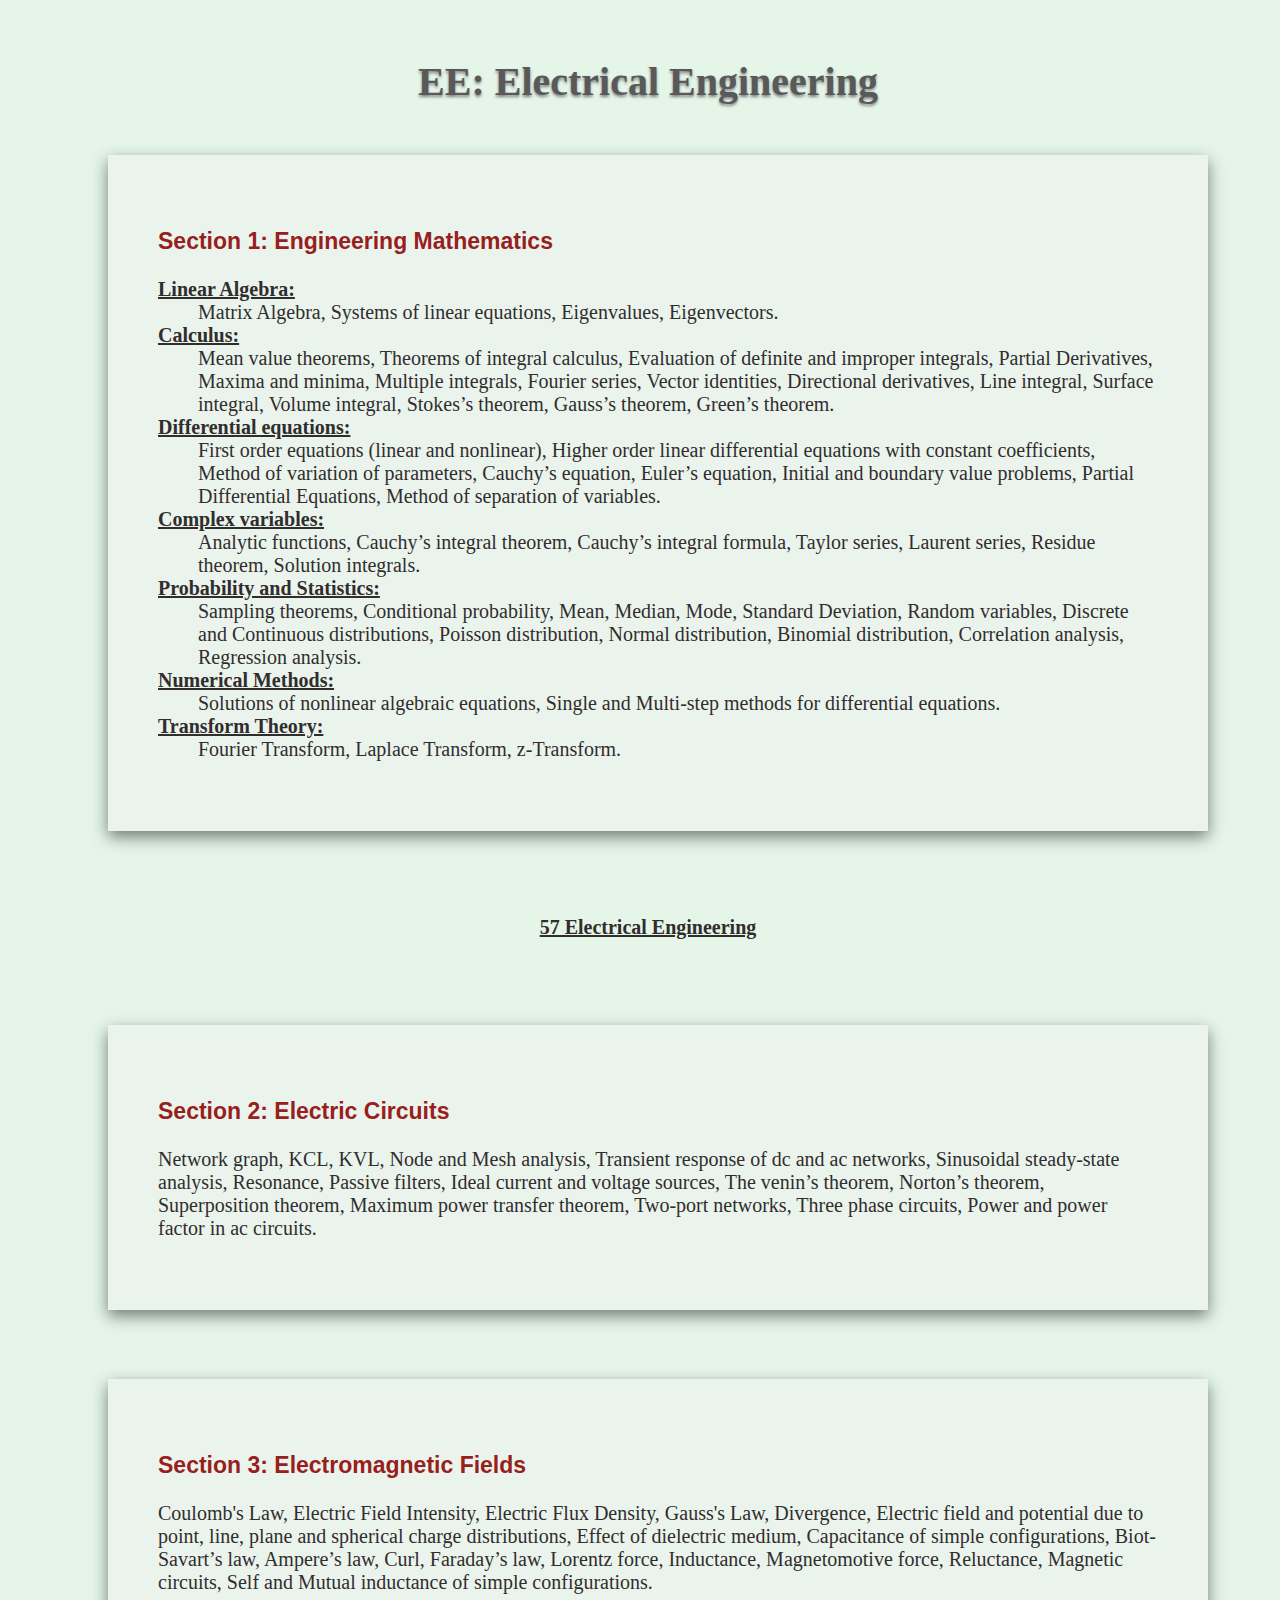
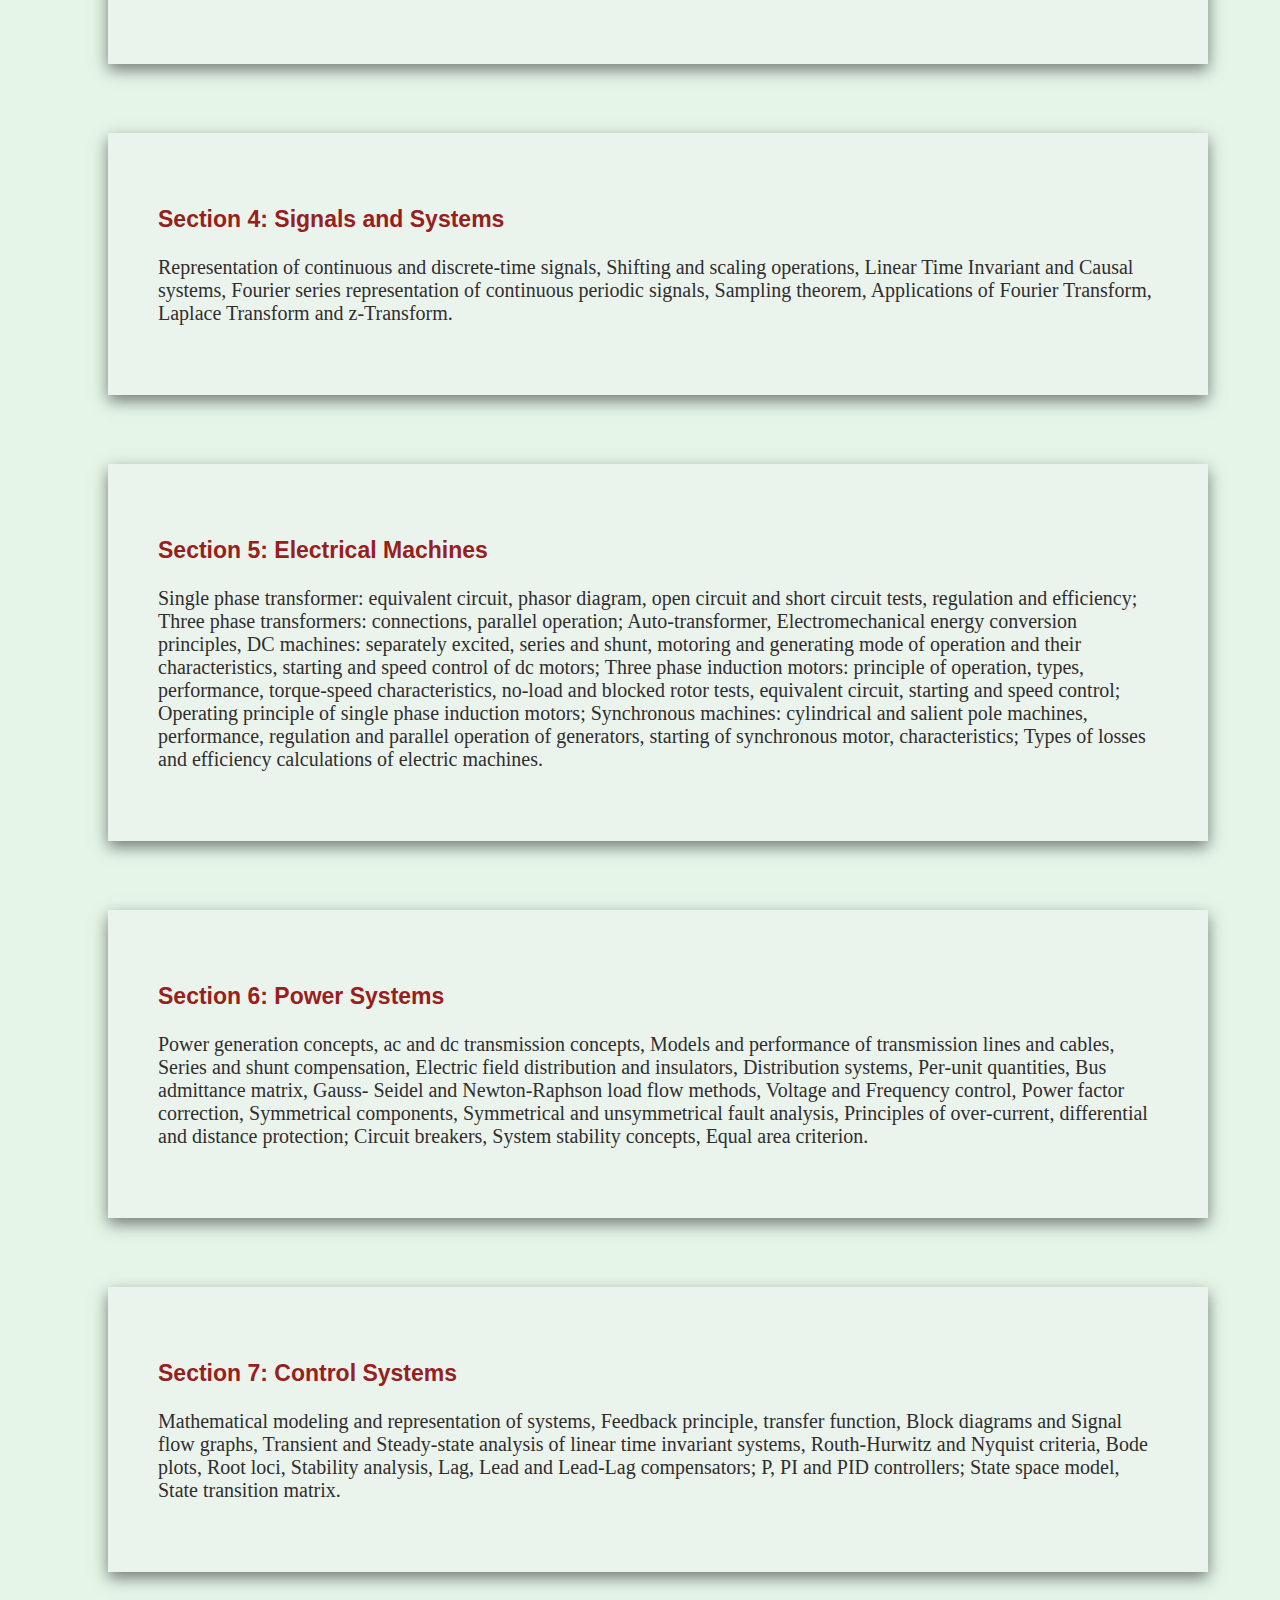
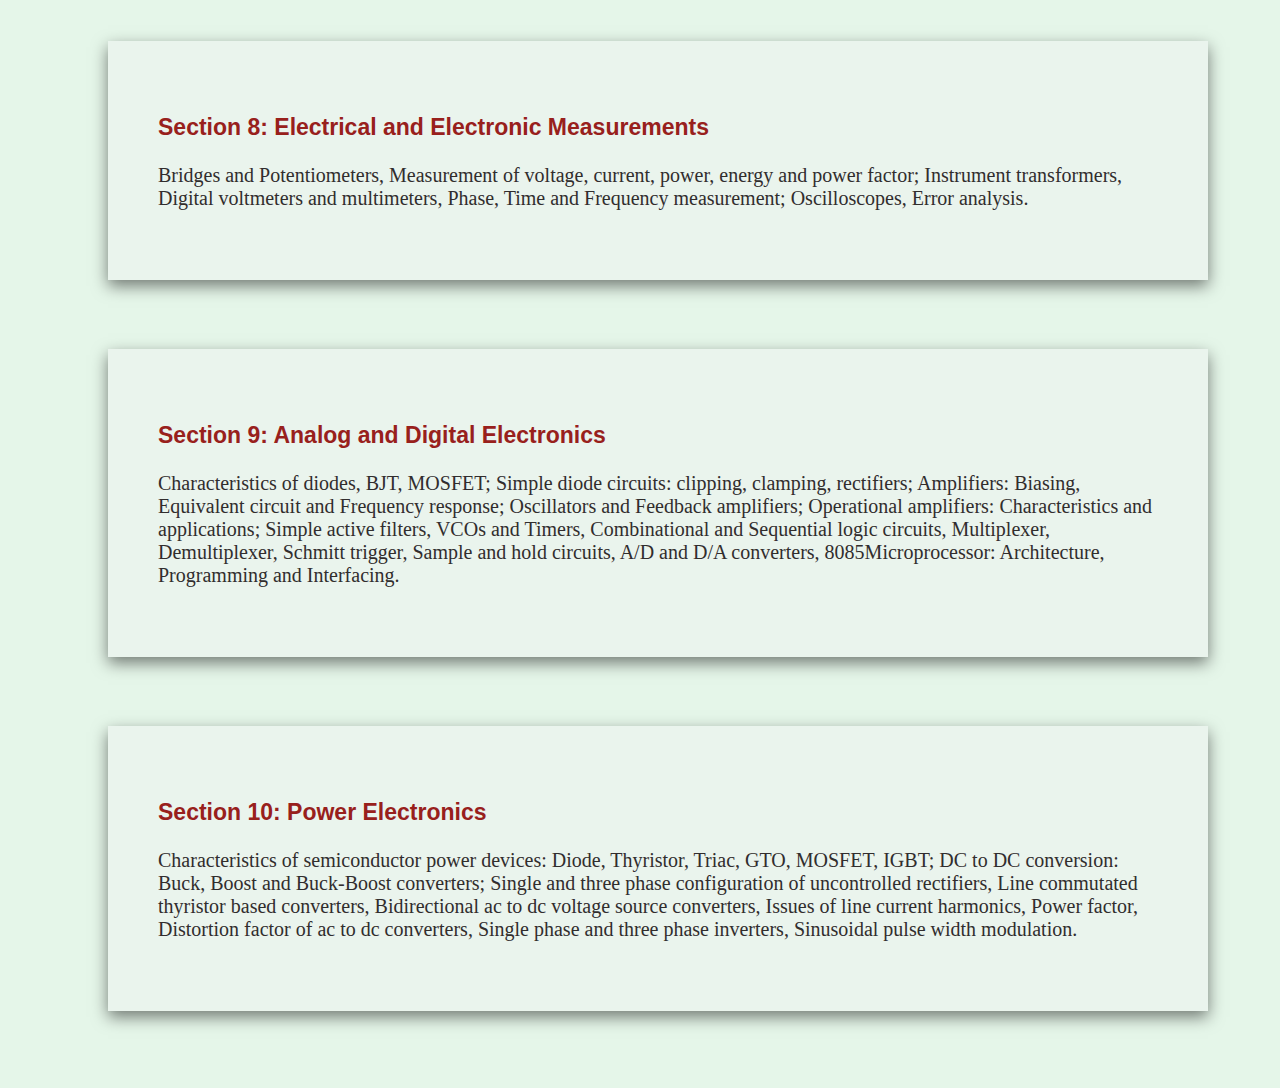
<file: EEE.html>
<!DOCTYPE html>
<html>
    <head>
    	<title>electrical and electronic engineering</title>
    	<meta charset="UTF-8">
    	<meta name="viewport" content="width=device-width, initial-scale=1.0">
        <link rel="stylesheet"type="text/css"   href="syllabusstyle.css">
        <meta lang="en">
    </head>
    <body>
       <header>
      <br> 	<h1 id="t"> EE: Electrical Engineering </h1><br>
        </header>

     <main>
        <section>
            <div class="box">
             <h3 id="sec">Section 1: Engineering Mathematics </h3>
             <dl>
                 <dt><u><b>  Linear Algebra: </b></u></dt>
                   <dd>Matrix Algebra, Systems of linear equations, Eigenvalues, Eigenvectors.  </dd> 
                 <dt><u><b>   Calculus:</b></u></dt>
                  <dd>   Mean value theorems, Theorems of integral calculus, Evaluation of definite and improper integrals, Partial Derivatives, Maxima and minima, Multiple integrals, Fourier series, Vector identities, Directional derivatives, Line integral, Surface integral, Volume integral, Stokes’s theorem, Gauss’s theorem, Green’s theorem. </dd> 
                   <dt><u><b>   Differential equations: </b></u></dt>
                  <dd>  First order equations (linear and nonlinear), Higher order linear differential equations with constant coefficients, Method of variation of parameters, Cauchy’s equation, Euler’s equation, Initial and boundary value problems, Partial Differential Equations, Method of separation of variables. </dd> 
                  <dt><u><b>  Complex variables:  </b></u></dt>
                  <dd>  Analytic functions, Cauchy’s integral theorem, Cauchy’s integral formula, Taylor series, Laurent series, Residue theorem, Solution integrals. </dd> 
                  <dt><u><b>  Probability and Statistics: </b></u></dt>
                  <dd>  Sampling theorems, Conditional probability, Mean, Median, Mode, Standard Deviation, Random variables, Discrete and Continuous distributions, Poisson distribution, Normal distribution, Binomial distribution, Correlation analysis, Regression analysis. </dd> 
                  <dt><u><b> Numerical Methods:   </b></u></dt>
                  <dd>Solutions of nonlinear algebraic equations, Single and Multi‐step methods for differential equations.  </dd> 
                   <dt><u><b>  Transform Theory:</b></u></dt> 
                  <dd>  Fourier Transform, Laplace Transform, z‐Transform.</dd>    
             </dl>   
           </div>
        </section>   
          <br><br><br>

           <section style="text-align: center;">
               <h2 ><b><u>   57 Electrical Engineering   </u></b></h2>
             </section>
                 <br><br><br>
         <section>
            <div class="box">
             <h3 id="sec">Section 2: Electric Circuits</h3>
             <p> Network graph, KCL, KVL, Node and Mesh analysis, Transient response of dc and ac networks, Sinusoidal steady‐state analysis, Resonance, Passive filters, Ideal current and voltage sources, The venin’s theorem, Norton’s theorem, Superposition theorem, Maximum power transfer theorem, Two‐port networks, Three phase circuits, Power and power factor in ac circuits.</p>
           </div>
        </section>   
               <br><br><br>
         <section>
            <div class="box">
             <h3 id="sec">   Section 3: Electromagnetic Fields</h3>
             <p>   Coulomb's Law, Electric Field Intensity, Electric Flux Density, Gauss's Law, Divergence, Electric field and potential due to point, line, plane and spherical charge distributions, Effect of dielectric medium, Capacitance of simple configurations, Biot‐Savart’s law, Ampere’s law, Curl, Faraday’s law, Lorentz force, Inductance, Magnetomotive force, Reluctance, Magnetic circuits, Self and Mutual inductance of simple configurations.</p>
           </div>
        </section>   
             <br><br><br> 
        <section>
            <div class="box">
             <h3 id="sec">  Section 4: Signals and Systems </h3>
             <p>  Representation of continuous and discrete‐time signals, Shifting and scaling operations, Linear Time Invariant and Causal systems, Fourier series representation of continuous periodic signals, Sampling theorem, Applications of Fourier Transform, Laplace Transform and z-Transform.</p>
           </div>
        </section>   
              <br><br><br> 
        <section>
            <div class="box">
             <h3 id="sec">   Section 5: Electrical Machines  </h3>
             <p>  Single phase transformer: equivalent circuit, phasor diagram, open circuit and short circuit tests, regulation and efficiency; Three phase transformers: connections, parallel operation; Auto‐transformer, Electromechanical energy conversion principles, DC machines: separately excited, series and shunt, motoring and generating mode of operation and their characteristics, starting and speed control of dc motors; Three phase induction motors: principle of operation, types, performance, torque-speed characteristics, no-load and blocked rotor tests, equivalent circuit, starting and speed control; Operating principle of single phase induction motors; Synchronous machines: cylindrical and salient pole machines, performance, regulation and parallel operation of generators, starting of synchronous motor, characteristics; Types of losses and efficiency calculations of electric machines.
</p>
           </div>
        </section>   
              <br><br><br>
        <section>
            <div class="box">
             <h3 id="sec">  Section 6: Power Systems </h3>
             <p>  Power generation concepts, ac and dc transmission concepts, Models and performance of transmission lines and cables, Series and shunt compensation, Electric field distribution and insulators, Distribution systems, Per‐unit quantities, Bus admittance matrix, Gauss- Seidel and Newton-Raphson load flow methods, Voltage and Frequency control, Power factor correction, Symmetrical components, Symmetrical and unsymmetrical fault analysis, Principles of over‐current, differential and distance protection; Circuit breakers, System stability concepts, Equal area criterion.</p>
           </div>
        </section>   
              <br><br><br>
         <section>
            <div class="box">
             <h3 id="sec">   Section 7: Control Systems </h3>
             <p>  Mathematical modeling and representation of systems, Feedback principle, transfer function, Block diagrams and Signal flow graphs, Transient and Steady‐state analysis of linear time invariant systems, Routh-Hurwitz and Nyquist criteria, Bode plots, Root loci, Stability analysis, Lag, Lead and Lead‐Lag compensators; P, PI and PID controllers; State space model, State transition matrix.</p>
           </div>
        </section>   
               <br><br><br>
         <section>
            <div class="box">
             <h3 id="sec">  Section 8: Electrical and Electronic Measurements </h3>
             <p>  Bridges and Potentiometers, Measurement of voltage, current, power, energy and power factor; Instrument transformers, Digital voltmeters and multimeters, Phase, Time and Frequency measurement; Oscilloscopes, Error analysis.
</p>
           </div>
        </section>   
                <br><br><br>
         <section>
            <div class="box">
             <h3 id="sec"> Section 9: Analog and Digital Electronics </h3>
             <p>  Characteristics of diodes, BJT, MOSFET; Simple diode circuits: clipping, clamping, rectifiers; Amplifiers: Biasing, Equivalent circuit and Frequency response; Oscillators and Feedback amplifiers; Operational amplifiers: Characteristics and applications; Simple active filters, VCOs and Timers, Combinational and Sequential logic circuits, Multiplexer, Demultiplexer, Schmitt trigger, Sample and hold circuits, A/D and D/A converters, 8085Microprocessor: Architecture, Programming and Interfacing.</p>
           </div>
        </section>   
               <br><br><br>
         <section>
            <div class="box">
             <h3 id="sec">   Section 10: Power Electronics </h3>
              <p>    Characteristics of semiconductor power devices: Diode, Thyristor, Triac, GTO, MOSFET, IGBT; DC to DC conversion: Buck, Boost and Buck-Boost converters; Single and three phase configuration of uncontrolled rectifiers, Line commutated thyristor based converters, Bidirectional ac to dc voltage source converters, Issues of line current harmonics, Power factor, Distortion factor of ac to dc converters, Single phase and three phase inverters, Sinusoidal pulse width modulation.</p>
             </div>
        </section>   
                 <br><br><br>



     </main>  
    
   </body>
</html>
</file>
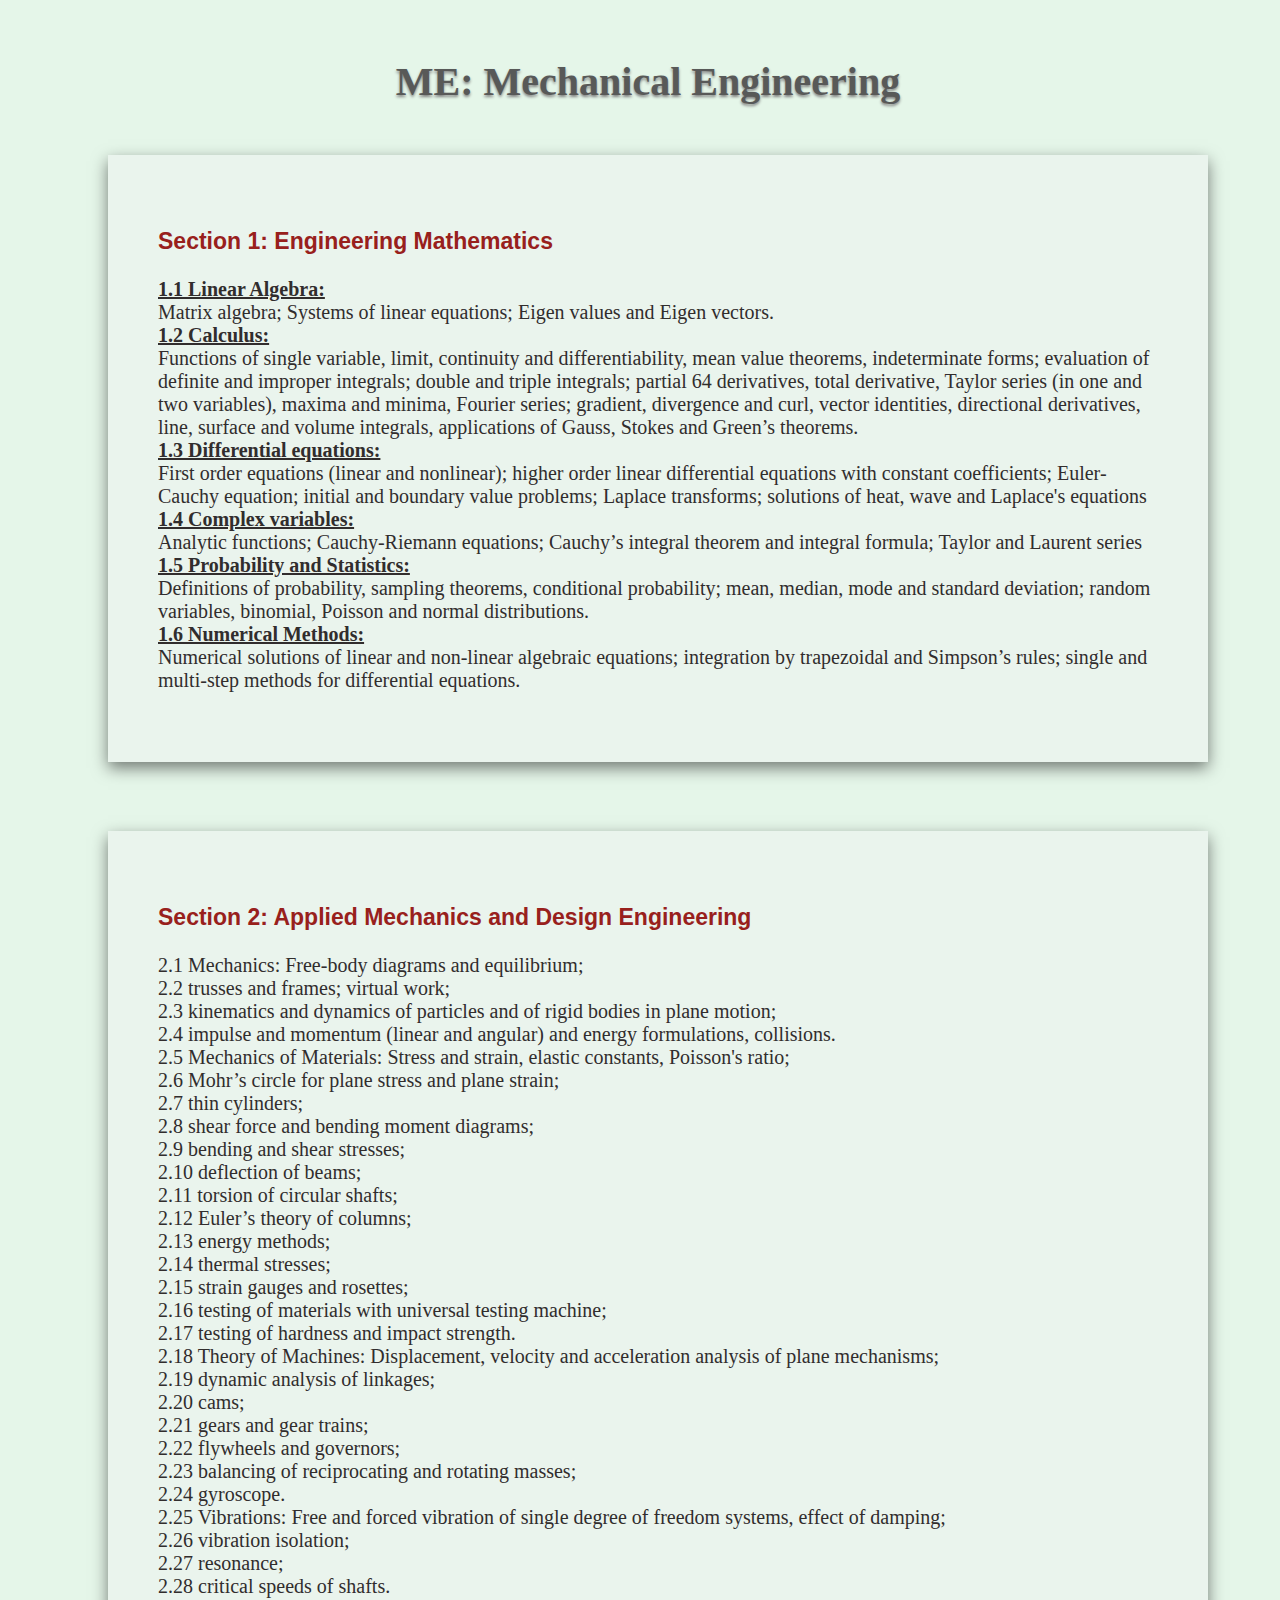
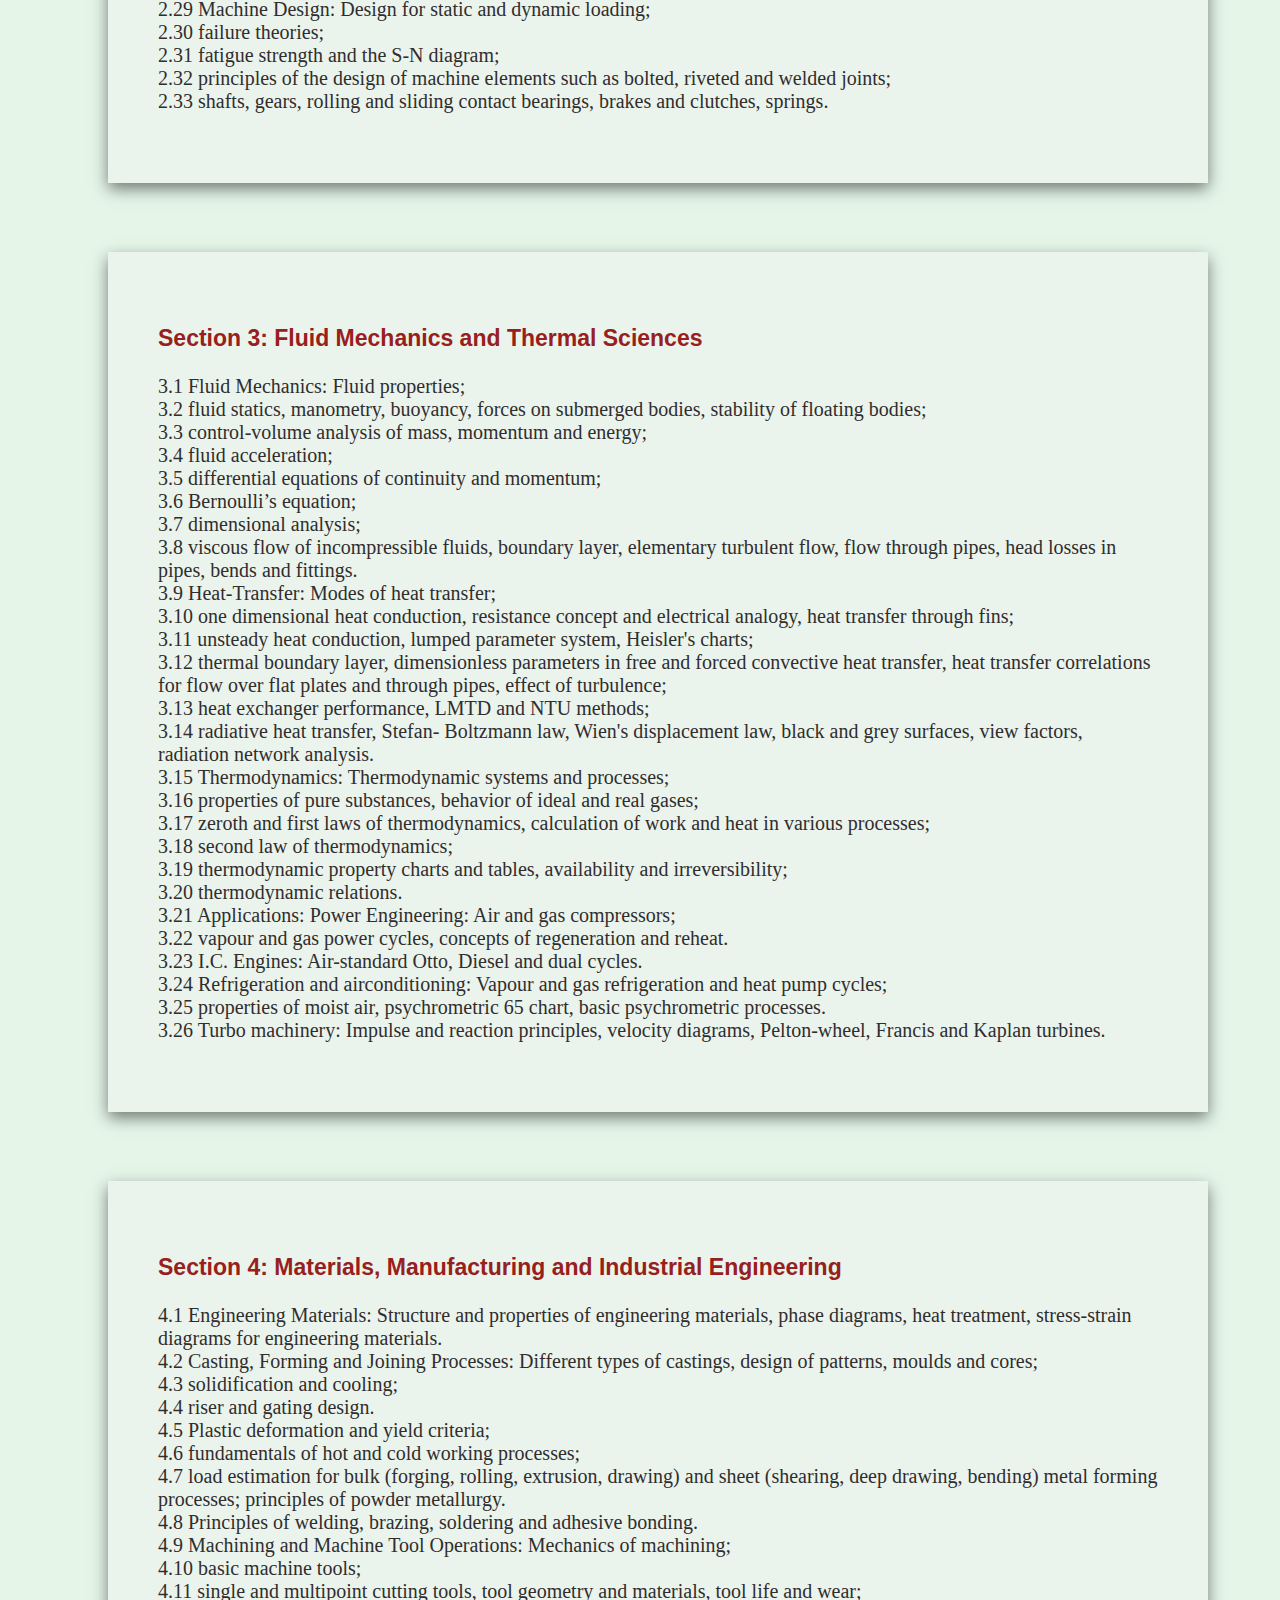
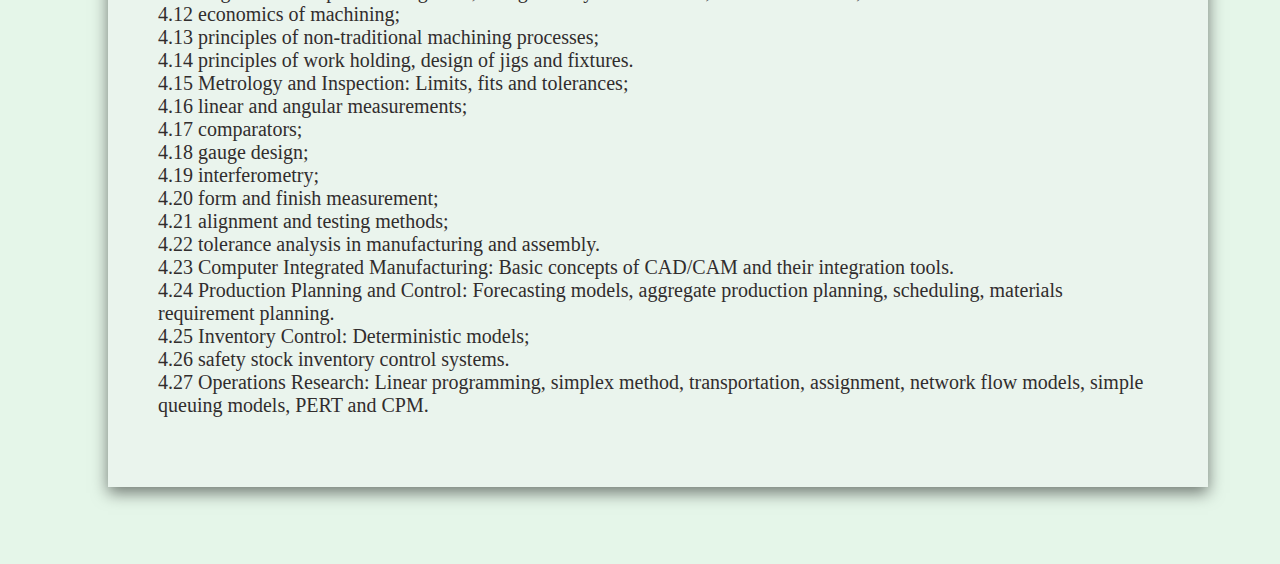
<file: MECHANICAL.html>
<!DOCTYPE html>
<html>
    <head>
    	<title>Mechanical Engineering</title>
    	<meta charset="UTF-8">
    	<meta name="viewport" content="width=device-width, initial-scale=1.0">
        <link rel="stylesheet"type="text/css"   href="syllabusstyle.css">
        <meta lang="en">
    </head>
    <body>
       <header>
      <br> 	<h1 id="t"> ME: Mechanical Engineering  </h1><br>
       </header>

     <main>
        <section>
            <div class="box">
             <h3 id="sec"> Section 1: Engineering Mathematics </h3>
               <p>
                  <u><b> 1.1 Linear Algebra:   </b></u> <br>
                    Matrix algebra; Systems of linear equations; Eigen values and Eigen vectors.  <br>
                 <u><b> 1.2 Calculus:  </b></u><br>
                    Functions of single variable, limit, continuity and differentiability, mean value theorems, indeterminate forms; evaluation of definite and improper integrals; double and triple integrals; partial 64 derivatives, total derivative, Taylor series (in one and two variables), maxima and minima, Fourier series; gradient, divergence and curl, vector identities, directional derivatives, line, surface and volume integrals, applications of Gauss, Stokes and Green’s theorems. <br>

                  <u><b>1.3 Differential equations:   </b></u><br>
                     First order equations (linear and nonlinear); higher order linear differential equations with constant coefficients; Euler-Cauchy equation; initial and boundary value problems; Laplace transforms; solutions of heat, wave and Laplace's equations <br>
                  <u><b>  1.4 Complex variables:   </b></u><br>
                     Analytic functions; Cauchy-Riemann equations; Cauchy’s integral theorem and integral formula; Taylor and Laurent series  <br>
                 <u><b> 1.5 Probability and Statistics:  </b></u><br>
                    Definitions of probability, sampling theorems, conditional probability; mean, median, mode and standard deviation; random variables, binomial, Poisson and normal distributions.<br>
                   <u><b>1.6 Numerical Methods:  </b></u><br>
                    Numerical solutions of linear and non-linear algebraic equations; integration by trapezoidal and Simpson’s rules; single and multi-step methods for differential equations.

               </p>
           </div>
        </section>
          <br><br><br>
         <section>
            <div class="box">
             <h3 id="sec">  Section 2: Applied Mechanics and Design Engineering  </h3>
               <p> 2.1 Mechanics: Free-body diagrams and equilibrium;<br>2.2 trusses and frames; virtual work;<br>2.3 kinematics and dynamics of particles and of rigid bodies in plane motion; <br>2.4 impulse and momentum (linear and angular) and energy formulations, collisions. <br>2.5 Mechanics of Materials: Stress and strain, elastic constants, Poisson's ratio;<br>2.6 Mohr’s circle for plane stress and plane strain;<br>2.7 thin cylinders;<br>2.8 shear force and bending moment diagrams;<br>2.9 bending and shear stresses;<br>2.10 deflection of beams; <br>2.11 torsion of circular shafts; <br>2.12 Euler’s theory of columns; <br>2.13 energy methods;<br>2.14  thermal stresses;<br>2.15 strain gauges and rosettes; <br>2.16 testing of materials with universal testing machine;<br>2.17 testing of hardness and impact strength. <br>2.18 Theory of Machines: Displacement, velocity and acceleration analysis of plane mechanisms; <br>2.19 dynamic analysis of linkages;<br>2.20 cams;<br>2.21 gears and gear trains;<br>2.22 flywheels and governors;<br>2.23 balancing of reciprocating and rotating masses;<br>2.24 gyroscope. <br>2.25 Vibrations: Free and forced vibration of single degree of freedom systems, effect of damping;<br>2.26 vibration isolation;<br>2.27 resonance;<br>2.28 critical speeds of shafts. <br>2.29 Machine Design: Design for static and dynamic loading;<br>2.30 failure theories;<br>2.31 fatigue strength and the S-N diagram; <br>2.32 principles of the design of machine elements such as bolted, riveted and welded joints; <br>2.33 shafts, gears, rolling and sliding contact bearings, brakes and clutches, springs. </p>
           </div>
        </section>
     <br><br><br>

         <section>
            <div class="box">
             <h3 id="sec">  Section 3: Fluid Mechanics and Thermal Sciences</h3>
             <p>3.1 Fluid Mechanics: Fluid properties; <br>3.2 fluid statics, manometry, buoyancy, forces on submerged bodies, stability of floating bodies;<br>3.3 control-volume analysis of mass, momentum and energy;<br>3.4 fluid acceleration;<br>3.5  differential equations of continuity and momentum; <br>3.6 Bernoulli’s equation;<br>3.7 dimensional analysis; <br>3.8 viscous flow of incompressible fluids, boundary layer, elementary turbulent flow, flow through pipes, head losses in pipes, bends and fittings.<br>3.9 Heat-Transfer: Modes of heat transfer;<br>3.10 one dimensional heat conduction, resistance concept and electrical analogy, heat transfer through fins; <br>3.11 unsteady heat conduction, lumped parameter system, Heisler's charts;<br>3.12 thermal boundary layer, dimensionless parameters in free and forced convective heat transfer, heat transfer correlations for flow over flat plates and through pipes, effect of turbulence;<br>3.13 heat exchanger performance, LMTD and NTU methods; <br>3.14 radiative heat transfer, Stefan- Boltzmann law, Wien's displacement law, black and grey surfaces, view factors, radiation network analysis.<br>3.15 Thermodynamics: Thermodynamic systems and processes;<br>3.16  properties of pure substances, behavior of ideal and real gases;<br>3.17 zeroth and first laws of thermodynamics, calculation of work and heat in various processes; <br>3.18 second law of thermodynamics;<br>3.19 thermodynamic property charts and tables, availability and irreversibility;<br>3.20 thermodynamic relations. <br>3.21 Applications: Power Engineering: Air and gas compressors; <br>3.22 vapour and gas power cycles, concepts of regeneration and reheat.<br>3.23  I.C. Engines: Air-standard Otto, Diesel and dual cycles.<br>3.24 Refrigeration and airconditioning: Vapour and gas refrigeration and heat pump cycles; <br>3.25 properties of moist air, psychrometric 65 chart, basic psychrometric processes.<br>3.26 Turbo machinery: Impulse and reaction principles, velocity diagrams, Pelton-wheel, Francis and Kaplan turbines. </p>
           </div>
        </section>
    <br><br><br>

        <section>
            <div class="box">
             <h3 id="sec">  Section 4: Materials, Manufacturing and Industrial Engineering   </h3>
               <p> 4.1 Engineering Materials: Structure and properties of engineering materials, phase diagrams, heat treatment, stress-strain diagrams for engineering materials.<br>4.2 Casting, Forming and Joining Processes: Different types of castings, design of patterns, moulds and cores; <br>4.3 solidification and cooling;<br>4.4 riser and gating design.<br>4.5  Plastic deformation and yield criteria; <br>4.6 fundamentals of hot and cold working processes; <br>4.7 load estimation for bulk (forging, rolling, extrusion, drawing) and sheet (shearing, deep drawing, bending) metal forming processes; principles of powder metallurgy.<br>4.8 Principles of welding, brazing, soldering and adhesive bonding.<br>4.9  Machining and Machine Tool Operations: Mechanics of machining; <br>4.10 basic machine tools;<br>4.11 single and multipoint cutting tools, tool geometry and materials, tool life and wear; <br>4.12 economics of machining;<br>4.13 principles of non-traditional machining processes;<br>4.14 principles of work holding, design of jigs and fixtures.<br>4.15 Metrology and Inspection: Limits, fits and tolerances;<br>4.16 linear and angular measurements; <br>4.17 comparators;<br>4.18 gauge design; <br>4.19 interferometry; <br>4.20 form and finish measurement;<br>4.21 alignment and testing methods;<br>4.22 tolerance analysis in manufacturing and assembly.<br>4.23 Computer Integrated Manufacturing: Basic concepts of CAD/CAM and their integration tools.<br>4.24 Production Planning and Control: Forecasting models, aggregate production planning, scheduling, materials requirement planning. <br>4.25 Inventory Control: Deterministic models;<br>4.26 safety stock inventory control systems. <br>4.27 Operations Research: Linear programming, simplex method, transportation, assignment, network flow models, simple queuing models, PERT and CPM.  </p>
           </div>
        </section>
    <br><br><br>

     </main>

   </body>
</html>
</file>
<file: syllabusstyle.css>
#sec{
      font-family: sans-serif;  
	 color: #98201C;
   	 text-align:left;
   	 font-size: 23px;
}

#t {
	 text-align: center;
	 color: #585958;
     text-shadow: 0 2px 3px grey;
     font-size: 40px;
} 

body{
     width:100%;

background-color: #E5F6E9;
background-size: fixed;
    }
  
.box{  
	    left: 100px;
	    padding: 50px;
	    position: relative;
	    max-width: 1000px;
	    background: rgba(255,240,255,0.2);
        box-shadow: 0 6px 15px rgba(0,0,0,.5);
    }

#s {
	 color: #80488E; 
	 text-align:center;
}
*{
	 font-size: 20px;
	 color: #312D2D;

}
</file>
